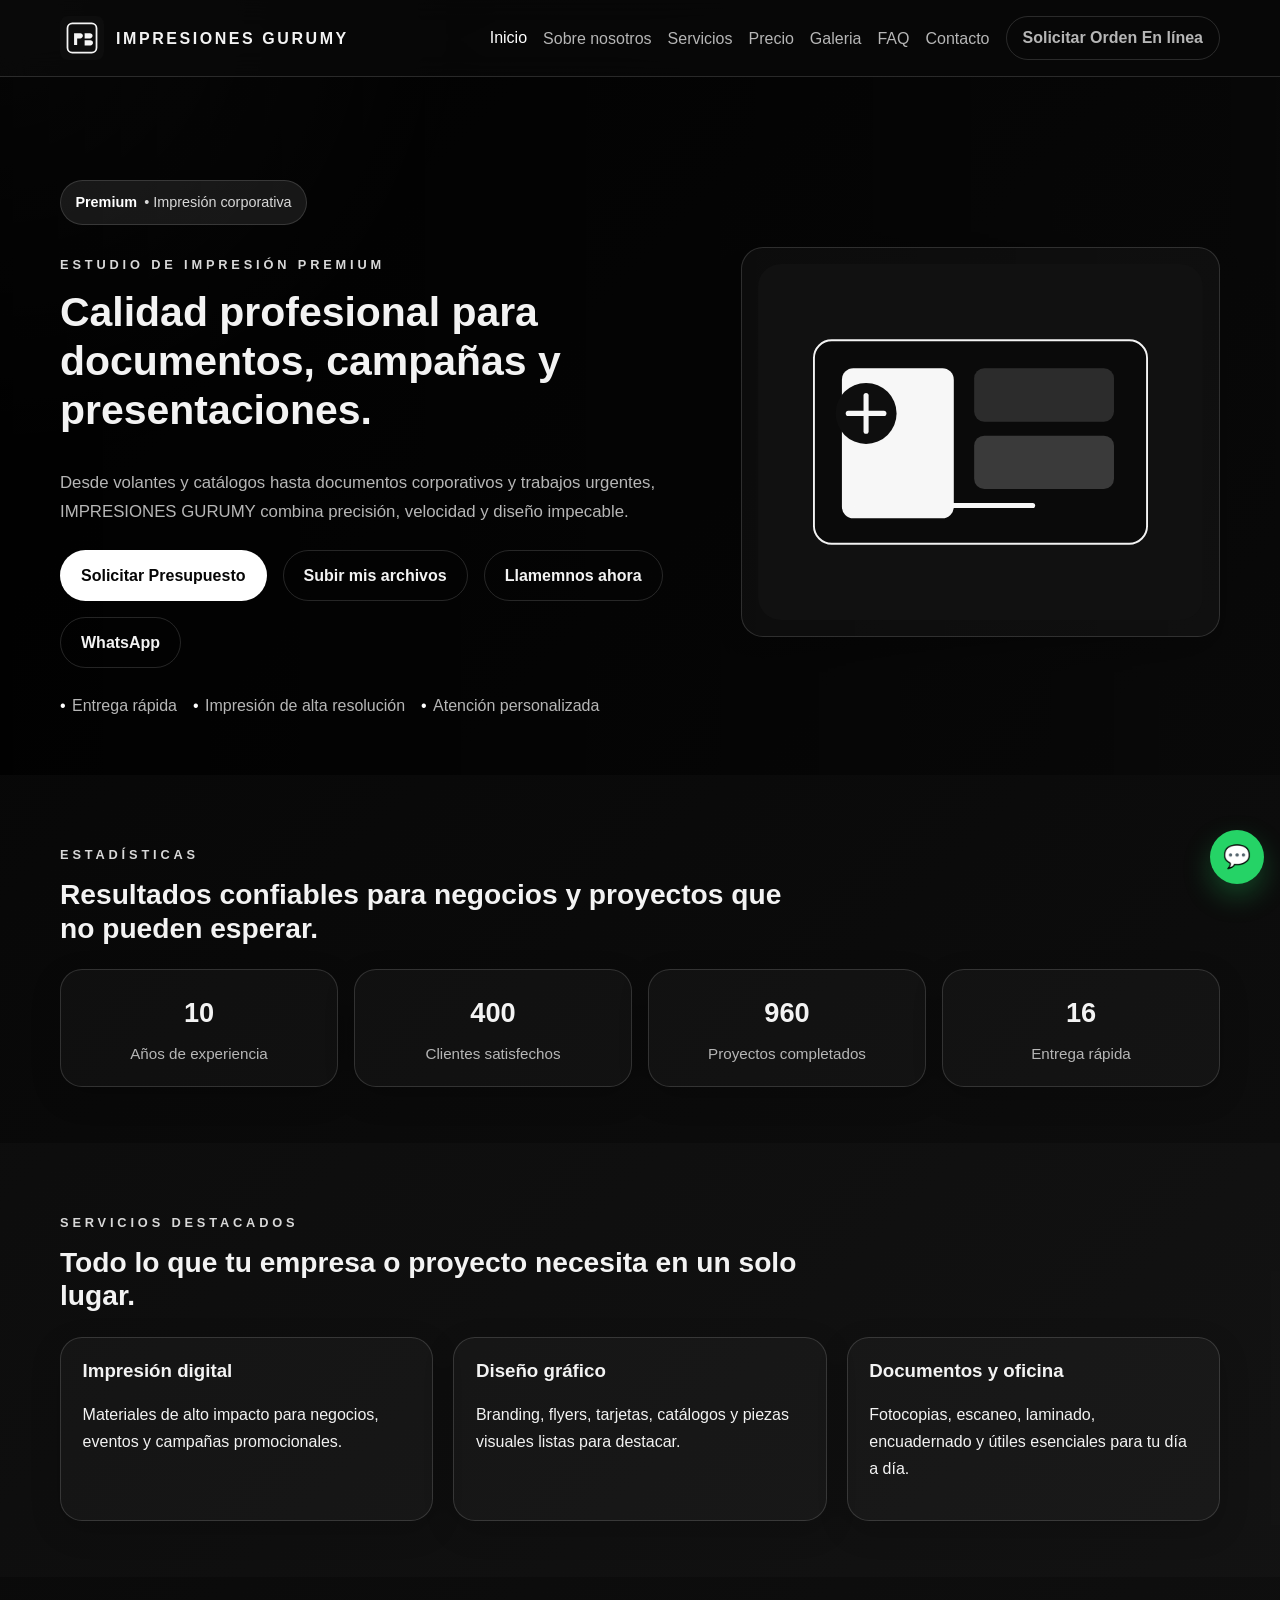
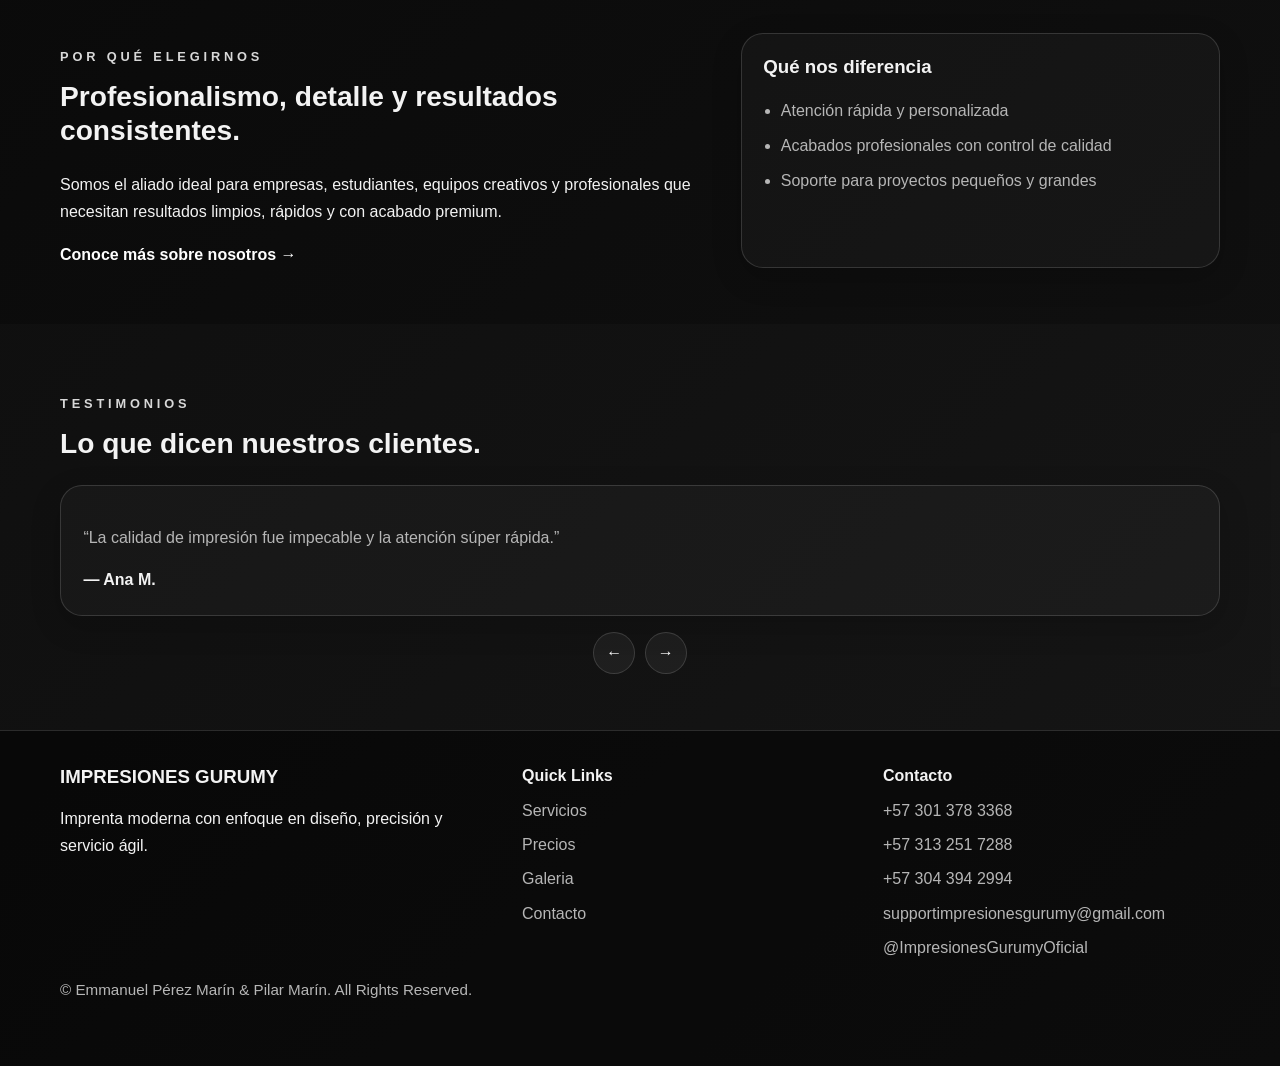
<file: index.html>
<!DOCTYPE html>
<html lang="es">
  <head>
    <meta charset="UTF-8" />
    <meta name="viewport" content="width=device-width, initial-scale=1.0" />
    <title>IMPRESIONES GURUMY | Impresión, diseño y servicios de oficina</title>
    <meta name="description" content="IMPRESIONES GURUMY ofrece impresión, fotocopias, escaneo, laminado, encuadernado, diseño gráfico y más para empresas y particulares." />
    <meta name="keywords" content="impresiones, fotocopias, escaneo, laminado, diseño gráfico, papelería, impresión digital" />
    <meta property="og:title" content="IMPRESIONES GURUMY | Impresión profesional" />
    <meta property="og:description" content="Centro de impresión corporativa con soluciones premium para documentos, campañas y presentación." />
    <meta property="og:type" content="website" />
    <meta property="og:image" content="assets/print-demo.svg" />
    <meta name="twitter:card" content="summary_large_image" />
    <link rel="icon" type="image/svg+xml" href="assets/favicon.svg" />
    <link rel="stylesheet" href="styles.css" />
    <script type="application/ld+json">
      {
        "@context": "https://schema.org",
        "@type": "LocalBusiness",
        "name": "IMPRESIONES GURUMY",
        "url": "https://impresionesgurumy.github.io/",
        "description": "Imprenta profesional especializada en impresión, diseño, laminado, escaneo y servicios de oficina.",
        "telephone": "+57-3013783368",
        "email": "supportimpresionesgurumy@gmail.com"
      }
    </script>
  </head>
  <body>
    <a class="skip-link" href="#main-content">Saltar al contenido</a>
    <div class="page-loader" aria-hidden="true"><div class="page-loader__ring"></div></div>

    <header class="site-header">
      <div class="container header-inner">
        <a class="brand" href="index.html">
          <img src="assets/logo.svg" alt="Logo de IMPRESIONES GURUMY" loading="eager" />
          <span>IMPRESIONES GURUMY</span>
        </a>
        <button class="menu-toggle" aria-label="Abrir menú" aria-expanded="false">☰</button>
        <nav class="site-nav" aria-label="Navegación principal">
          <a href="index.html" class="active">Inicio</a>
          <a href="about.html">Sobre nosotros</a>
          <a href="services.html">Servicios</a>
          <a href="pricing.html">Precio</a>
          <a href="gallery.html">Galeria</a>
          <a href="faq.html">FAQ</a>
          <a href="contact.html">Contacto</a>
          <a href="online-order.html" class="btn btn-outline">Solicitar Orden En línea</a>
        </nav>
      </div>
    </header>

    <main id="main-content">
      <section class="hero">
        <div class="container hero-grid">
          <div>
            <p class="hero-badge"><strong>Premium</strong> • Impresión corporativa</p>
            <p class="eyebrow">ESTUDIO DE IMPRESIÓN PREMIUM</p>
            <h1>Calidad profesional para documentos, campañas y presentaciones.</h1>
            <p class="hero-copy">Desde volantes y catálogos hasta documentos corporativos y trabajos urgentes, IMPRESIONES GURUMY combina precisión, velocidad y diseño impecable.</p>
            <div class="hero-actions">
              <a class="btn btn-primary" href="online-order.html">Solicitar Presupuesto</a>
              <a class="btn btn-secondary" href="online-order.html">Subir mis archivos</a>
              <a class="btn btn-outline" href="tel:+573013783368">Llamemnos ahora</a>
              <a class="btn btn-outline" href="https://wa.me/573013783368" target="_blank" rel="noopener">WhatsApp</a>
            </div>
            <ul class="hero-highlights">
              <li>Entrega rápida</li>
              <li>Impresión de alta resolución</li>
              <li>Atención personalizada</li>
            </ul>
          </div>
          <div class="hero-card reveal">
            <img src="assets/print-demo.svg" alt="Vista de una imprenta premium" loading="eager" />
          </div>
        </div>
      </section>

      <section class="section">
        <div class="container">
          <div class="section-heading reveal">
            <p class="eyebrow">ESTADÍSTICAS</p>
            <h2>Resultados confiables para negocios y proyectos que no pueden esperar.</h2>
          </div>
          <div class="stats-grid">
            <article class="stats-card reveal">
              <strong data-count="10">0</strong>
              <span>Años de experiencia</span>
            </article>
            <article class="stats-card reveal">
              <strong data-count="500">0</strong>
              <span>Clientes satisfechos</span>
            </article>
            <article class="stats-card reveal">
              <strong data-count="1200">0</strong>
              <span>Proyectos completados</span>
            </article>
            <article class="stats-card reveal">
              <strong data-count="24">0</strong>
              <span>Entrega rápida</span>
            </article>
          </div>
        </div>
      </section>

      <section class="section alt-bg">
        <div class="container">
          <div class="section-heading reveal">
            <p class="eyebrow">SERVICIOS DESTACADOS</p>
            <h2>Todo lo que tu empresa o proyecto necesita en un solo lugar.</h2>
          </div>
          <div class="card-grid three-up">
            <article class="card reveal">
              <h3>Impresión digital</h3>
              <p>Materiales de alto impacto para negocios, eventos y campañas promocionales.</p>
            </article>
            <article class="card reveal">
              <h3>Diseño gráfico</h3>
              <p>Branding, flyers, tarjetas, catálogos y piezas visuales listas para destacar.</p>
            </article>
            <article class="card reveal">
              <h3>Documentos y oficina</h3>
              <p>Fotocopias, escaneo, laminado, encuadernado y útiles esenciales para tu día a día.</p>
            </article>
          </div>
        </div>
      </section>

      <section class="section">
        <div class="container two-col">
          <div class="reveal">
            <p class="eyebrow">POR QUÉ ELEGIRNOS</p>
            <h2>Profesionalismo, detalle y resultados consistentes.</h2>
            <p>Somos el aliado ideal para empresas, estudiantes, equipos creativos y profesionales que necesitan resultados limpios, rápidos y con acabado premium.</p>
            <a class="text-link" href="about.html">Conoce más sobre nosotros →</a>
          </div>
          <div class="card reveal">
            <h3>Qué nos diferencia</h3>
            <ul class="check-list">
              <li>Atención rápida y personalizada</li>
              <li>Acabados profesionales con control de calidad</li>
              <li>Soporte para proyectos pequeños y grandes</li>
            </ul>
          </div>
        </div>
      </section>

      <section class="section alt-bg">
        <div class="container">
          <div class="section-heading reveal">
            <p class="eyebrow">TESTIMONIOS</p>
            <h2>Lo que dicen nuestros clientes.</h2>
          </div>
          <div class="testimonial-slider reveal">
            <div class="testimonial-track">
              <article class="testimonial-card">
                <p>“La calidad de impresión fue impecable y la atención súper rápida.”</p>
                <strong>— Ana M.</strong>
              </article>
              <article class="testimonial-card">
                <p>“Nos ayudaron a entregar un catálogo profesional para nuestra feria.”</p>
                <strong>— Daniel P.</strong>
              </article>
              <article class="testimonial-card">
                <p>“Siempre responden rápido y nos entregan todo a tiempo.”</p>
                <strong>— Laura R.</strong>
              </article>
            </div>
            <div class="slider-controls">
              <button type="button" class="slider-prev" aria-label="Testimonio anterior">←</button>
              <button type="button" class="slider-next" aria-label="Siguiente testimonio">→</button>
            </div>
          </div>
        </div>
      </section>
    </main>

    <footer class="site-footer">
      <div class="container footer-grid">
        <div>
          <h3>IMPRESIONES GURUMY</h3>
          <p>Imprenta moderna con enfoque en diseño, precisión y servicio ágil.</p>
        </div>
        <div>
          <h4>Quick Links</h4>
          <ul>
            <li><a href="services.html">Servicios</a></li>
            <li><a href="pricing.html">Precios</a></li>
            <li><a href="gallery.html">Galeria</a></li>
            <li><a href="contact.html">Contacto</a></li>
          </ul>
        </div>
        <div>
          <h4>Contacto</h4>
          <ul>
            <li><a href="https://wa.me/573132517288">+57 301 378 3368</a></li>
            <li><a href="https://wa.me/573132517288">+57 313 251 7288</a></li>
            <li><a href="https://wa.me/573043942994">+57 304 394 2994</a></li>
            <li><a href="mailto:supportimpresionesgurumy@gmail.com">supportimpresionesgurumy@gmail.com</a></li>
            <li><a href="https://www.instagram.com/ImpresionesGurumyOficial">@ImpresionesGurumyOficial</a></li>
          </ul>
        </div>
      </div>
      <div class="container legal-note">
        <p>© Emmanuel Pérez Marín & Pilar Marín. All Rights Reserved.</p>
      </div>
    </footer>

    <a class="whatsapp-float" href="https://wa.me/573013783368" aria-label="Contactar por WhatsApp" target="_blank" rel="noopener">💬</a>
    <button class="back-to-top" type="button" aria-label="Volver arriba">↑</button>

    <script src="script.js"></script>
  </body>
</html>
</file>
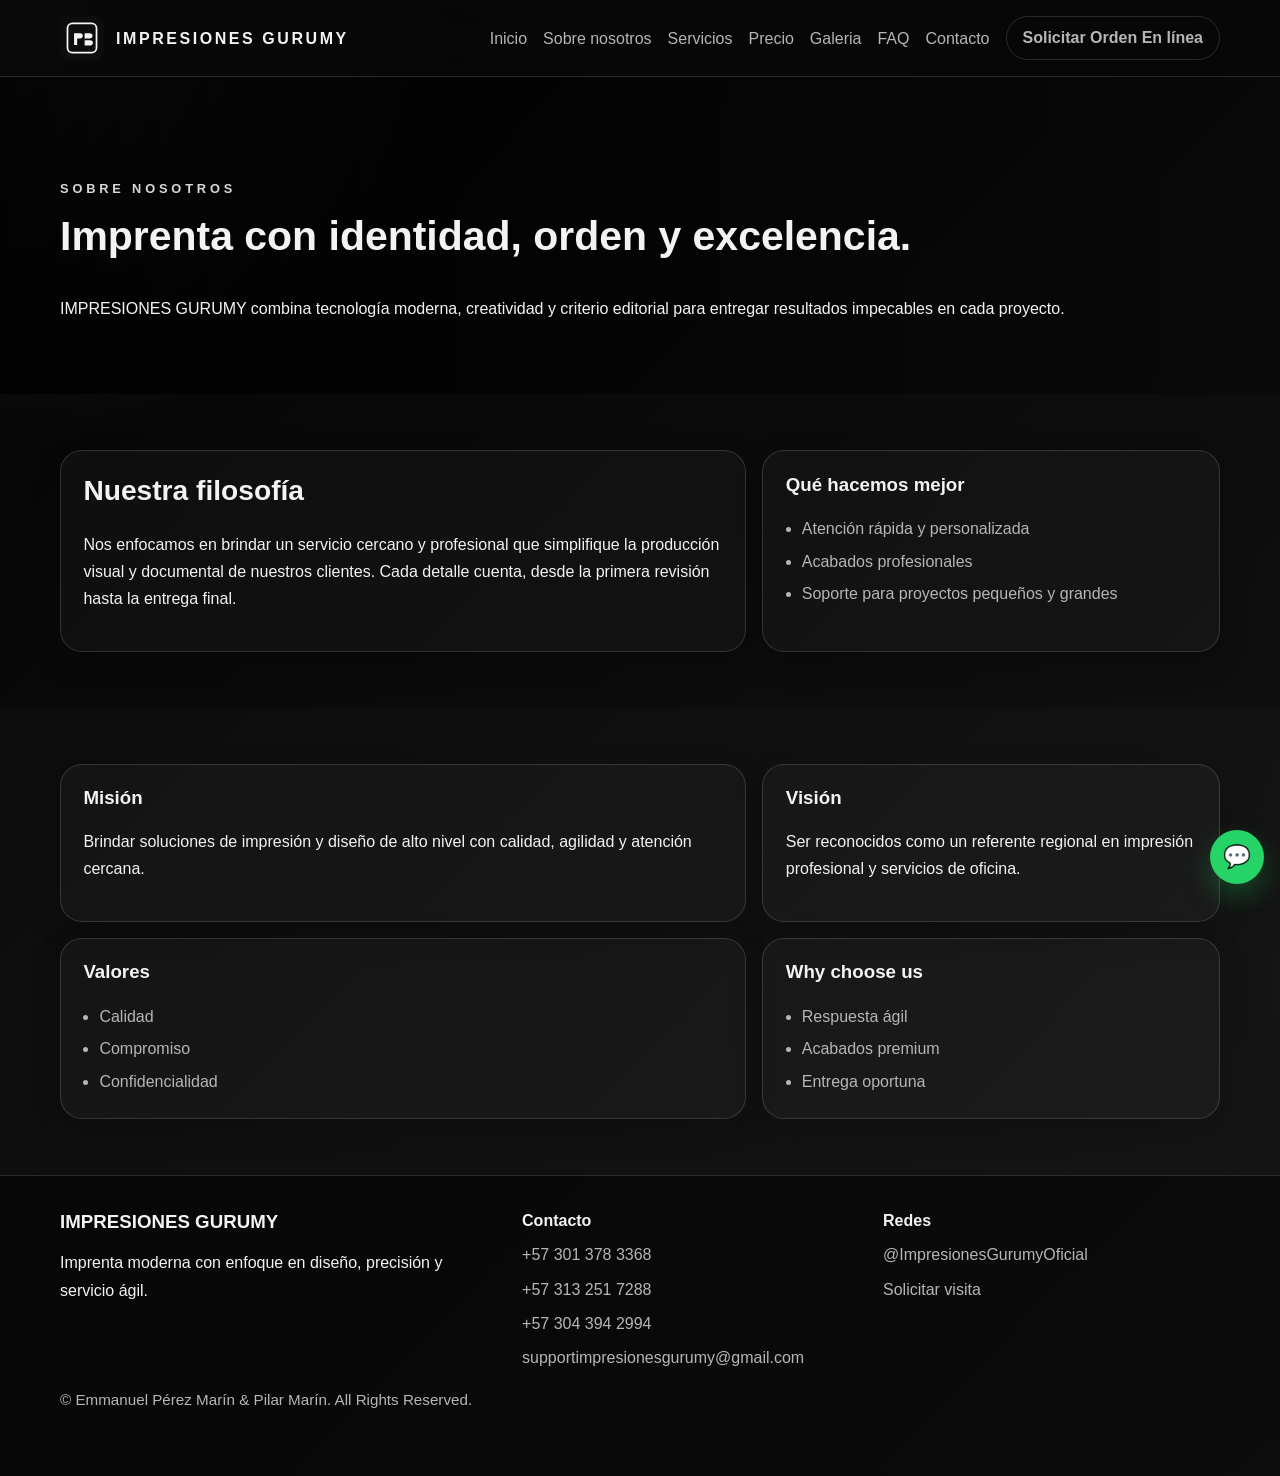
<file: about.html>
<!DOCTYPE html>
<html lang="es">
  <head>
    <meta charset="UTF-8" />
    <meta name="viewport" content="width=device-width, initial-scale=1.0" />
    <title>About | IMPRESIONES GURUMY</title>
    <meta name="description" content="Conoce el origen, la misión y la experiencia de IMPRESIONES GURUMY como imprenta profesional." />
    <meta property="og:title" content="Sobre IMPRESIONES GURUMY" />
    <meta property="og:description" content="Una imprenta corporativa dedicada a resultados precisos y acabados de alto nivel." />
    <meta property="og:type" content="website" />
    <link rel="icon" type="image/svg+xml" href="assets/favicon.svg" />
    <link rel="stylesheet" href="styles.css" />
  </head>
  <body>
    <a class="skip-link" href="#main-content">Saltar al contenido</a>
    <div class="page-loader" aria-hidden="true"><div class="page-loader__ring"></div></div>

    <header class="site-header">
      <div class="container header-inner">
        <a class="brand" href="index.html">
          <img src="assets/logo.svg" alt="Logo de IMPRESIONES GURUMY" loading="eager" />
          <span>IMPRESIONES GURUMY</span>
        </a>
        <button class="menu-toggle" aria-label="Abrir menú" aria-expanded="false">☰</button>
        <nav class="site-nav" aria-label="Navegación principal">
          <a href="index.html">Inicio</a>
          <a href="about.html">Sobre nosotros</a>
          <a href="services.html">Servicios</a>
          <a href="pricing.html">Precio</a>
          <a href="gallery.html">Galeria</a>
          <a href="faq.html">FAQ</a>
          <a href="contact.html">Contacto</a>
          <a href="online-order.html" class="btn btn-outline">Solicitar Orden En línea</a>
        </nav>
      </div>
    </header>

    <main id="main-content">
      <section class="page-hero">
        <div class="container">
          <p class="eyebrow">SOBRE NOSOTROS</p>
          <h1>Imprenta con identidad, orden y excelencia.</h1>
          <p>IMPRESIONES GURUMY combina tecnología moderna, creatividad y criterio editorial para entregar resultados impecables en cada proyecto.</p>
        </div>
      </section>

      <section class="section">
        <div class="container about-grid">
          <div class="about-card reveal">
            <h2>Nuestra filosofía</h2>
            <p>Nos enfocamos en brindar un servicio cercano y profesional que simplifique la producción visual y documental de nuestros clientes. Cada detalle cuenta, desde la primera revisión hasta la entrega final.</p>
          </div>
          <div class="about-card reveal">
            <h3>Qué hacemos mejor</h3>
            <ul class="check-list">
              <li>Atención rápida y personalizada</li>
              <li>Acabados profesionales</li>
              <li>Soporte para proyectos pequeños y grandes</li>
            </ul>
          </div>
        </div>
      </section>

      <section class="section alt-bg">
        <div class="container about-grid">
          <div class="about-card reveal">
            <h3>Misión</h3>
            <p>Brindar soluciones de impresión y diseño de alto nivel con calidad, agilidad y atención cercana.</p>
          </div>
          <div class="about-card reveal">
            <h3>Visión</h3>
            <p>Ser reconocidos como un referente regional en impresión profesional y servicios de oficina.</p>
          </div>
          <div class="about-card reveal">
            <h3>Valores</h3>
            <ul class="check-list">
              <li>Calidad</li>
              <li>Compromiso</li>
              <li>Confidencialidad</li>
            </ul>
          </div>
          <div class="about-card reveal">
            <h3>Why choose us</h3>
            <ul class="check-list">
              <li>Respuesta ágil</li>
              <li>Acabados premium</li>
              <li>Entrega oportuna</li>
            </ul>
          </div>
        </div>
      </section>
    </main>

    <footer class="site-footer">
      <div class="container footer-grid">
        <div>
          <h3>IMPRESIONES GURUMY</h3>
          <p>Imprenta moderna con enfoque en diseño, precisión y servicio ágil.</p>
        </div>
        <div>
          <h4>Contacto</h4>
          <ul>
            <li><a href="https://wa.me/573013783368">+57 301 378 3368</a></li>
            <li><a href="https://wa.me/573132517288">+57 313 251 7288</a></li>
            <li><a href="https://wa.me/573043942994">+57 304 394 2994</a></li>
            <li><a href="mailto:supportimpresionesgurumy@gmail.com">supportimpresionesgurumy@gmail.com</a></li>
          </ul>
        </div>
        <div>
          <h4>Redes</h4>
          <ul>
            <li><a href="https://www.instagram.com/ImpresionesGurumyOficial">@ImpresionesGurumyOficial</a></li>
            <li><a href="contact.html">Solicitar visita</a></li>
          </ul>
        </div>
      </div>
      <div class="container legal-note">
        <p>© Emmanuel Pérez Marín & Pilar Marín. All Rights Reserved.</p>
      </div>
    </footer>

    <a class="whatsapp-float" href="https://wa.me/573132517288" aria-label="Contactar por WhatsApp" target="_blank" rel="noopener">💬</a>
    <button class="back-to-top" type="button" aria-label="Volver arriba">↑</button>

    <script src="script.js"></script>
  </body>
</html>
</file>
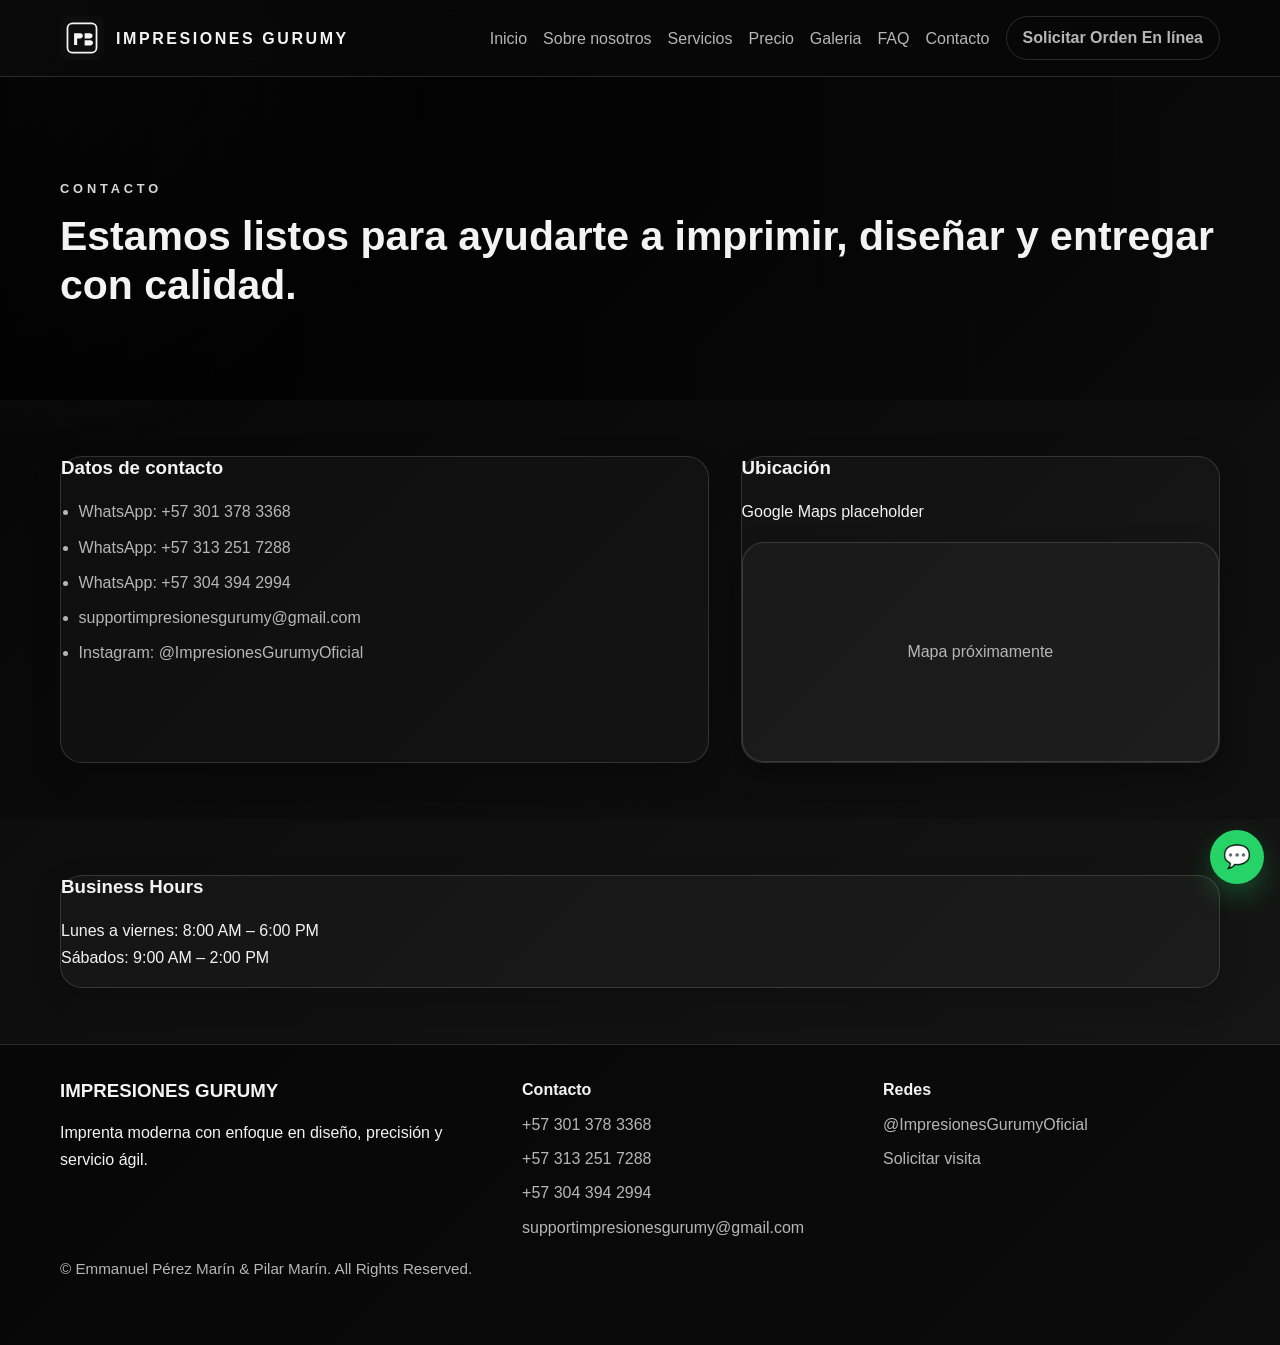
<file: contact.html>
<!DOCTYPE html>
<html lang="es">
  <head>
    <meta charset="UTF-8" />
    <meta name="viewport" content="width=device-width, initial-scale=1.0" />
    <title>Contact | IMPRESIONES GURUMY</title>
    <meta name="description" content="Contacta a IMPRESIONES GURUMY por WhatsApp, correo, redes sociales o visita." />
    <meta property="og:title" content="Contacto IMPRESIONES GURUMY" />
    <meta property="og:description" content="Estamos listos para ayudarte a imprimir, diseñar y entregar con calidad." />
    <meta property="og:type" content="website" />
    <link rel="icon" type="image/svg+xml" href="assets/favicon.svg" />
    <link rel="stylesheet" href="styles.css" />
  </head>
  <body>
    <a class="skip-link" href="#main-content">Saltar al contenido</a>
    <div class="page-loader" aria-hidden="true"><div class="page-loader__ring"></div></div>

    <header class="site-header">
      <div class="container header-inner">
        <a class="brand" href="index.html">
          <img src="assets/logo.svg" alt="Logo de IMPRESIONES GURUMY" loading="eager" />
          <span>IMPRESIONES GURUMY</span>
        </a>
        <button class="menu-toggle" aria-label="Abrir menú" aria-expanded="false">☰</button>
        <nav class="site-nav" aria-label="Navegación principal">
          <a href="index.html">Inicio</a>
          <a href="about.html">Sobre nosotros</a>
          <a href="services.html">Servicios</a>
          <a href="pricing.html">Precio</a>
          <a href="gallery.html">Galeria</a>
          <a href="faq.html">FAQ</a>
          <a href="contact.html">Contacto</a>
          <a href="online-order.html" class="btn btn-outline">Solicitar Orden En línea</a>
        </nav>
      </div>
    </header>

    <main id="main-content">
      <section class="page-hero">
        <div class="container">
          <p class="eyebrow">CONTACTO</p>
          <h1>Estamos listos para ayudarte a imprimir, diseñar y entregar con calidad.</h1>
        </div>
      </section>

      <section class="section">
        <div class="container two-col">
          <div class="contact-card reveal">
            <h3>Datos de contacto</h3>
            <ul class="check-list">
              <li><a href="https://wa.me/573013783368">WhatsApp: +57 301 378 3368</a></li>
              <li><a href="https://wa.me/573132517288">WhatsApp: +57 313 251 7288</a></li>
              <li><a href="https://wa.me/573043942994">WhatsApp: +57 304 394 2994</a></li>
              <li><a href="mailto:supportimpresionesgurumy@gmail.com">supportimpresionesgurumy@gmail.com</a></li>
              <li><a href="https://www.instagram.com/ImpresionesGurumyOficial">Instagram: @ImpresionesGurumyOficial</a></li>
            </ul>
          </div>
          <div class="contact-card reveal">
            <h3>Ubicación</h3>
            <p>Google Maps placeholder</p>
            <div class="map-placeholder">Mapa próximamente</div>
          </div>
        </div>
      </section>

      <section class="section alt-bg">
        <div class="container">
          <div class="contact-card reveal">
            <h3>Business Hours</h3>
            <p>Lunes a viernes: 8:00 AM – 6:00 PM<br />Sábados: 9:00 AM – 2:00 PM</p>
          </div>
        </div>
      </section>
    </main>

    <footer class="site-footer">
      <div class="container footer-grid">
        <div>
          <h3>IMPRESIONES GURUMY</h3>
          <p>Imprenta moderna con enfoque en diseño, precisión y servicio ágil.</p>
        </div>
        <div>
          <h4>Contacto</h4>
          <ul>
            <li><a href="https://wa.me/573013783368">+57 301 378 3368</a></li>
            <li><a href="https://wa.me/573132517288">+57 313 251 7288</a></li>
            <li><a href="https://wa.me/573043942994">+57 304 394 2994</a></li>
            <li><a href="mailto:supportimpresionesgurumy@gmail.com">supportimpresionesgurumy@gmail.com</a></li>
          </ul>
        </div>
        <div>
          <h4>Redes</h4>
          <ul>
            <li><a href="https://www.instagram.com/ImpresionesGurumyOficial">@ImpresionesGurumyOficial</a></li>
            <li><a href="contact.html">Solicitar visita</a></li>
          </ul>
        </div>
      </div>
      <div class="container legal-note">
        <p>© Emmanuel Pérez Marín & Pilar Marín. All Rights Reserved.</p>
      </div>
    </footer>

    <a class="whatsapp-float" href="https://wa.me/573132517288" aria-label="Contactar por WhatsApp" target="_blank" rel="noopener">💬</a>
    <button class="back-to-top" type="button" aria-label="Volver arriba">↑</button>

    <script src="script.js"></script>
  </body>
</html>
</file>
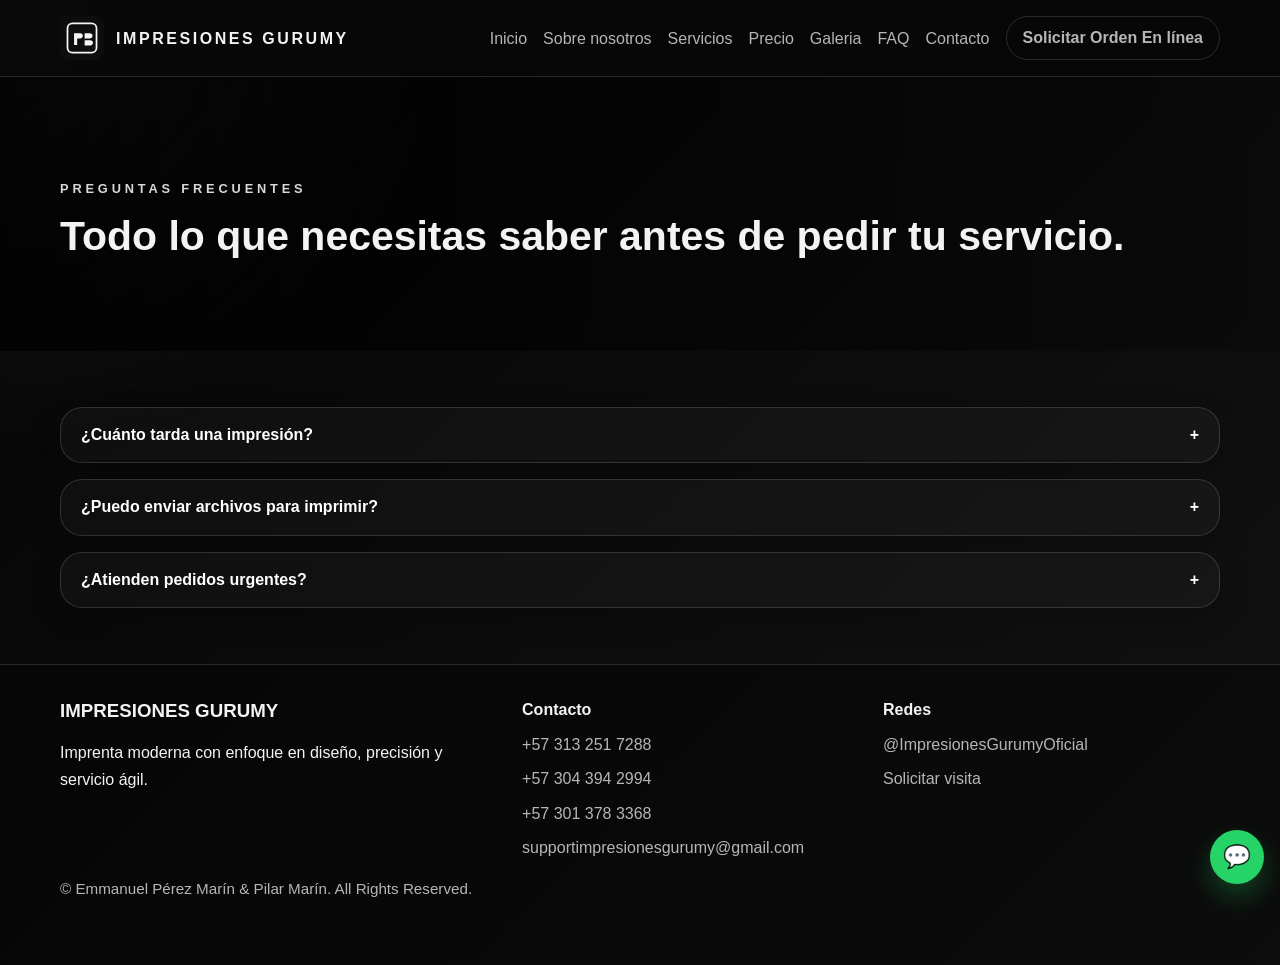
<file: faq.html>
<!DOCTYPE html>
<html lang="es">
  <head>
    <meta charset="UTF-8" />
    <meta name="viewport" content="width=device-width, initial-scale=1.0" />
    <title>FAQ | IMPRESIONES GURUMY</title>
    <meta name="description" content="Resuelve tus dudas sobre tiempos de entrega, formatos, pagos y servicio de IMPRESIONES GURUMY." />
    <meta property="og:title" content="FAQ IMPRESIONES GURUMY" />
    <meta property="og:description" content="Respuestas claras sobre tiempos, formatos y servicios de impresión." />
    <meta property="og:type" content="website" />
    <link rel="icon" type="image/svg+xml" href="assets/favicon.svg" />
    <link rel="stylesheet" href="styles.css" />
  </head>
  <body>
    <a class="skip-link" href="#main-content">Saltar al contenido</a>
    <div class="page-loader" aria-hidden="true"><div class="page-loader__ring"></div></div>

    <header class="site-header">
      <div class="container header-inner">
        <a class="brand" href="index.html">
          <img src="assets/logo.svg" alt="Logo de IMPRESIONES GURUMY" loading="eager" />
          <span>IMPRESIONES GURUMY</span>
        </a>
        <button class="menu-toggle" aria-label="Abrir menú" aria-expanded="false">☰</button>
        <nav class="site-nav" aria-label="Navegación principal">
          <a href="index.html">Inicio</a>
          <a href="about.html">Sobre nosotros</a>
          <a href="services.html">Servicios</a>
          <a href="pricing.html">Precio</a>
          <a href="gallery.html">Galeria</a>
          <a href="faq.html">FAQ</a>
          <a href="contact.html">Contacto</a>
          <a href="online-order.html" class="btn btn-outline">Solicitar Orden En línea</a>
        </nav>
      </div>
    </header>

    <main id="main-content">
      <section class="page-hero">
        <div class="container">
          <p class="eyebrow">PREGUNTAS FRECUENTES</p>
          <h1>Todo lo que necesitas saber antes de pedir tu servicio.</h1>
        </div>
      </section>

      <section class="section">
        <div class="container faq-list">
          <div class="faq-item reveal">
            <button type="button" class="faq-toggle" aria-expanded="false">¿Cuánto tarda una impresión?<span>+</span></button>
            <div class="faq-panel"><p>Depende del tamaño del pedido, pero normalmente realizamos entregas en pocas horas o al siguiente día.</p></div>
          </div>
          <div class="faq-item reveal">
            <button type="button" class="faq-toggle" aria-expanded="false">¿Puedo enviar archivos para imprimir?<span>+</span></button>
            <div class="faq-panel"><p>Sí. Puedes subir tus archivos desde el formulario de pedido o enviarlos por WhatsApp o correo.</p></div>
          </div>
          <div class="faq-item reveal">
            <button type="button" class="faq-toggle" aria-expanded="false">¿Atienden pedidos urgentes?<span>+</span></button>
            <div class="faq-panel"><p>Claro. Contamos con atención rápida para pedidos urgentes y trabajos de última hora.</p></div>
          </div>
        </div>
      </section>
    </main>

    <footer class="site-footer">
      <div class="container footer-grid">
        <div>
          <h3>IMPRESIONES GURUMY</h3>
          <p>Imprenta moderna con enfoque en diseño, precisión y servicio ágil.</p>
        </div>
        <div>
          <h4>Contacto</h4>
          <ul>
            <li><a href="https://wa.me/573132517288">+57 313 251 7288</a></li>
            <li><a href="https://wa.me/573043942994">+57 304 394 2994</a></li>
            <li><a href="https://wa.me/573013783368">+57 301 378 3368</a></li>
            <li><a href="mailto:supportimpresionesgurumy@gmail.com">supportimpresionesgurumy@gmail.com</a></li>
          </ul>
        </div>
        <div>
          <h4>Redes</h4>
          <ul>
            <li><a href="https://www.instagram.com/ImpresionesGurumyOficial">@ImpresionesGurumyOficial</a></li>
            <li><a href="contact.html">Solicitar visita</a></li>
          </ul>
        </div>
      </div>
      <div class="container legal-note">
        <p>© Emmanuel Pérez Marín & Pilar Marín. All Rights Reserved.</p>
      </div>
    </footer>

    <a class="whatsapp-float" href="https://wa.me/573132517288" aria-label="Contactar por WhatsApp" target="_blank" rel="noopener">💬</a>
    <button class="back-to-top" type="button" aria-label="Volver arriba">↑</button>

    <script src="script.js"></script>
  </body>
</html>
</file>
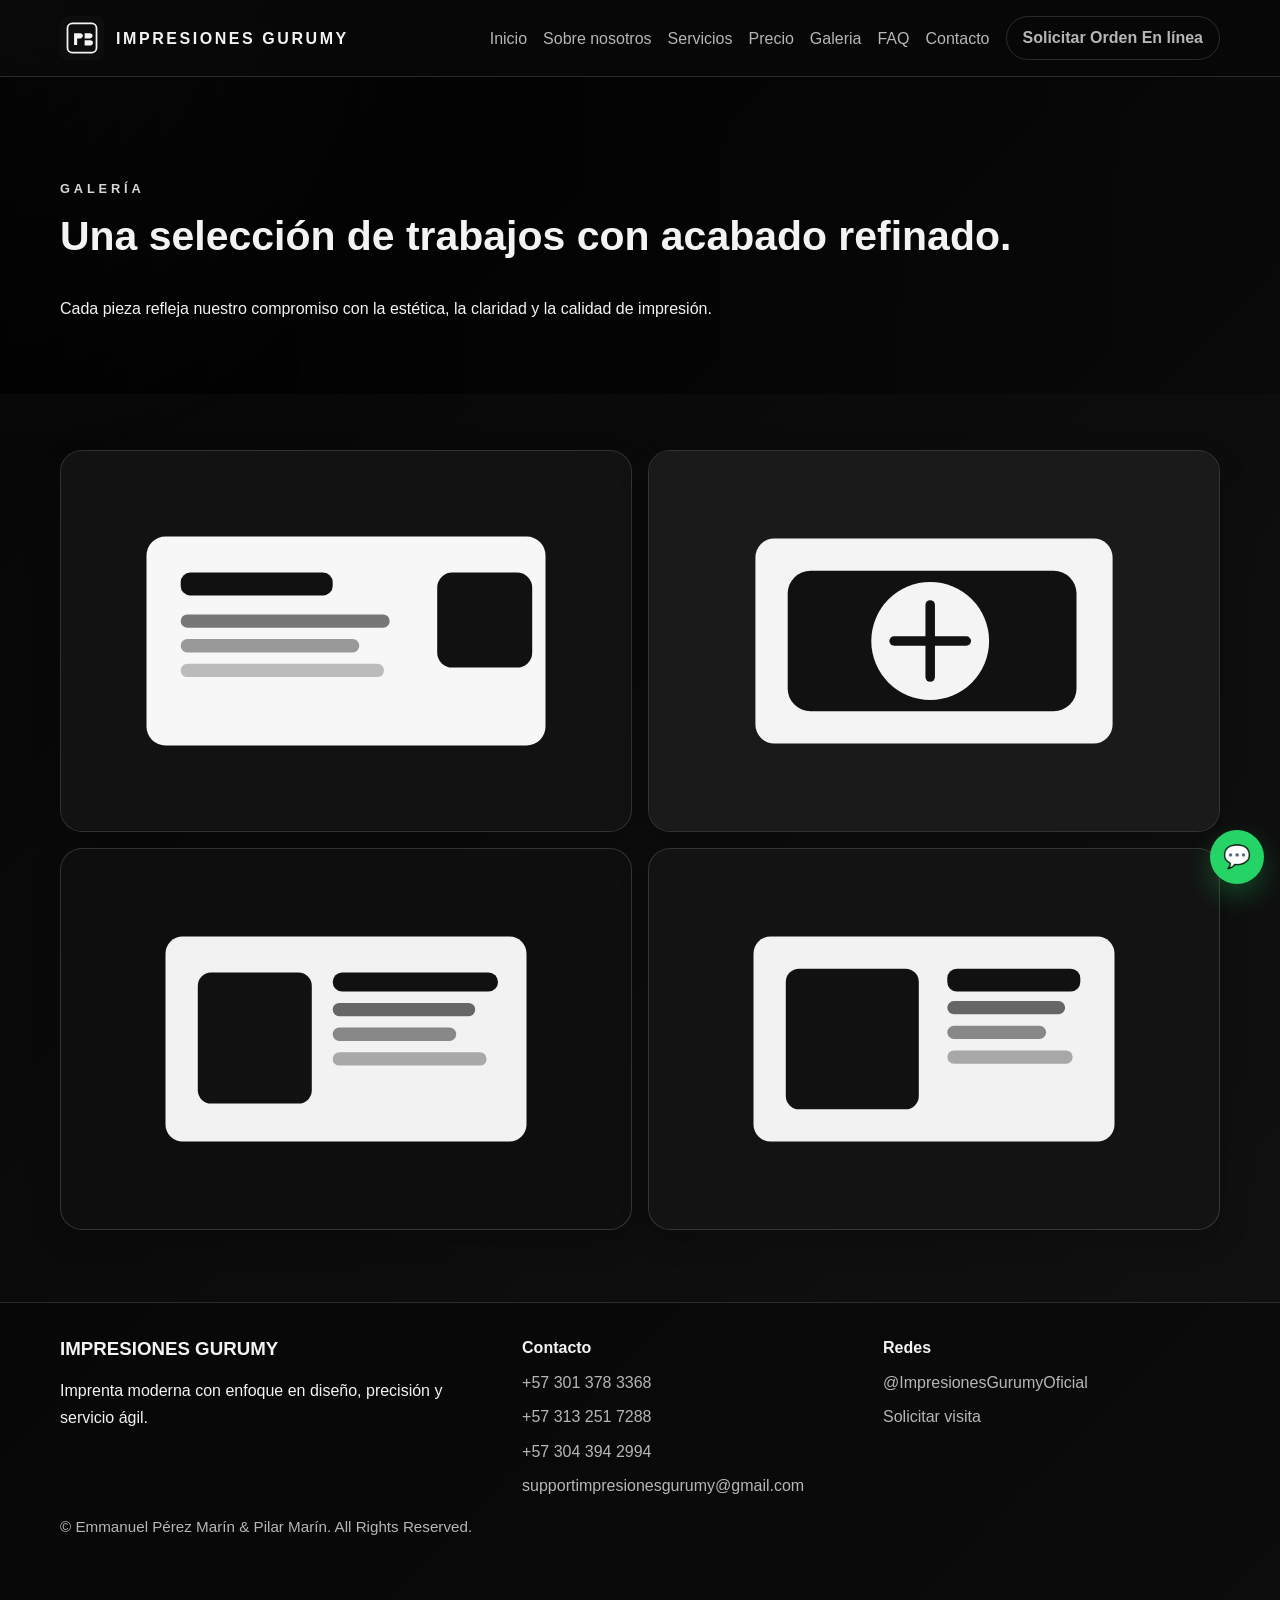
<file: gallery.html>
<!DOCTYPE html>
<html lang="es">
  <head>
    <meta charset="UTF-8" />
    <meta name="viewport" content="width=device-width, initial-scale=1.0" />
    <title>Gallery | IMPRESIONES GURUMY</title>
    <meta name="description" content="Explora una muestra visual de proyectos y piezas impresas realizadas por IMPRESIONES GURUMY." />
    <meta property="og:title" content="Galería IMPRESIONES GURUMY" />
    <meta property="og:description" content="Una selección de trabajos con acabado refinado y presentación corporativa." />
    <meta property="og:type" content="website" />
    <link rel="icon" type="image/svg+xml" href="assets/favicon.svg" />
    <link rel="stylesheet" href="styles.css" />
  </head>
  <body>
    <a class="skip-link" href="#main-content">Saltar al contenido</a>
    <div class="page-loader" aria-hidden="true"><div class="page-loader__ring"></div></div>

    <header class="site-header">
      <div class="container header-inner">
        <a class="brand" href="index.html">
          <img src="assets/logo.svg" alt="Logo de IMPRESIONES GURUMY" loading="eager" />
          <span>IMPRESIONES GURUMY</span>
        </a>
        <button class="menu-toggle" aria-label="Abrir menú" aria-expanded="false">☰</button>
        <nav class="site-nav" aria-label="Navegación principal">
          <a href="index.html">Inicio</a>
          <a href="about.html">Sobre nosotros</a>
          <a href="services.html">Servicios</a>
          <a href="pricing.html">Precio</a>
          <a href="gallery.html">Galeria</a>
          <a href="faq.html">FAQ</a>
          <a href="contact.html">Contacto</a>
          <a href="online-order.html" class="btn btn-outline">Solicitar Orden En línea</a>
        </nav>
      </div>
    </header>

    <main id="main-content">
      <section class="page-hero">
        <div class="container">
          <p class="eyebrow">GALERÍA</p>
          <h1>Una selección de trabajos con acabado refinado.</h1>
          <p>Cada pieza refleja nuestro compromiso con la estética, la claridad y la calidad de impresión.</p>
        </div>
      </section>

      <section class="section">
        <div class="container gallery-grid">
          <article class="gallery-item reveal"><img src="assets/portfolio-1.svg" alt="Diseño de tarjeta institucional" loading="lazy" /></article>
          <article class="gallery-item reveal"><img src="assets/portfolio-2.svg" alt="Catálogo premium" loading="lazy" /></article>
          <article class="gallery-item reveal"><img src="assets/portfolio-3.svg" alt="Volante de evento" loading="lazy" /></article>
          <article class="gallery-item reveal"><img src="assets/portfolio-4.svg" alt="Material de oficina y presentación" loading="lazy" /></article>
        </div>
      </section>
    </main>

    <footer class="site-footer">
      <div class="container footer-grid">
        <div>
          <h3>IMPRESIONES GURUMY</h3>
          <p>Imprenta moderna con enfoque en diseño, precisión y servicio ágil.</p>
        </div>
        <div>
          <h4>Contacto</h4>
          <ul>
            <li><a href="https://wa.me/573013783368">+57 301 378 3368</a></li>
            <li><a href="https://wa.me/573132517288">+57 313 251 7288</a></li>
            <li><a href="https://wa.me/573043942994">+57 304 394 2994</a></li>
            <li><a href="mailto:supportimpresionesgurumy@gmail.com">supportimpresionesgurumy@gmail.com</a></li>
          </ul>
        </div>
        <div>
          <h4>Redes</h4>
          <ul>
            <li><a href="https://www.instagram.com/ImpresionesGurumyOficial">@ImpresionesGurumyOficial</a></li>
            <li><a href="contact.html">Solicitar visita</a></li>
          </ul>
        </div>
      </div>
      <div class="container legal-note">
        <p>© Emmanuel Pérez Marín & Pilar Marín. All Rights Reserved.</p>
      </div>
    </footer>

    <a class="whatsapp-float" href="https://wa.me/573132517288" aria-label="Contactar por WhatsApp" target="_blank" rel="noopener">💬</a>
    <button class="back-to-top" type="button" aria-label="Volver arriba">↑</button>

    <script src="script.js"></script>
  </body>
</html>
</file>
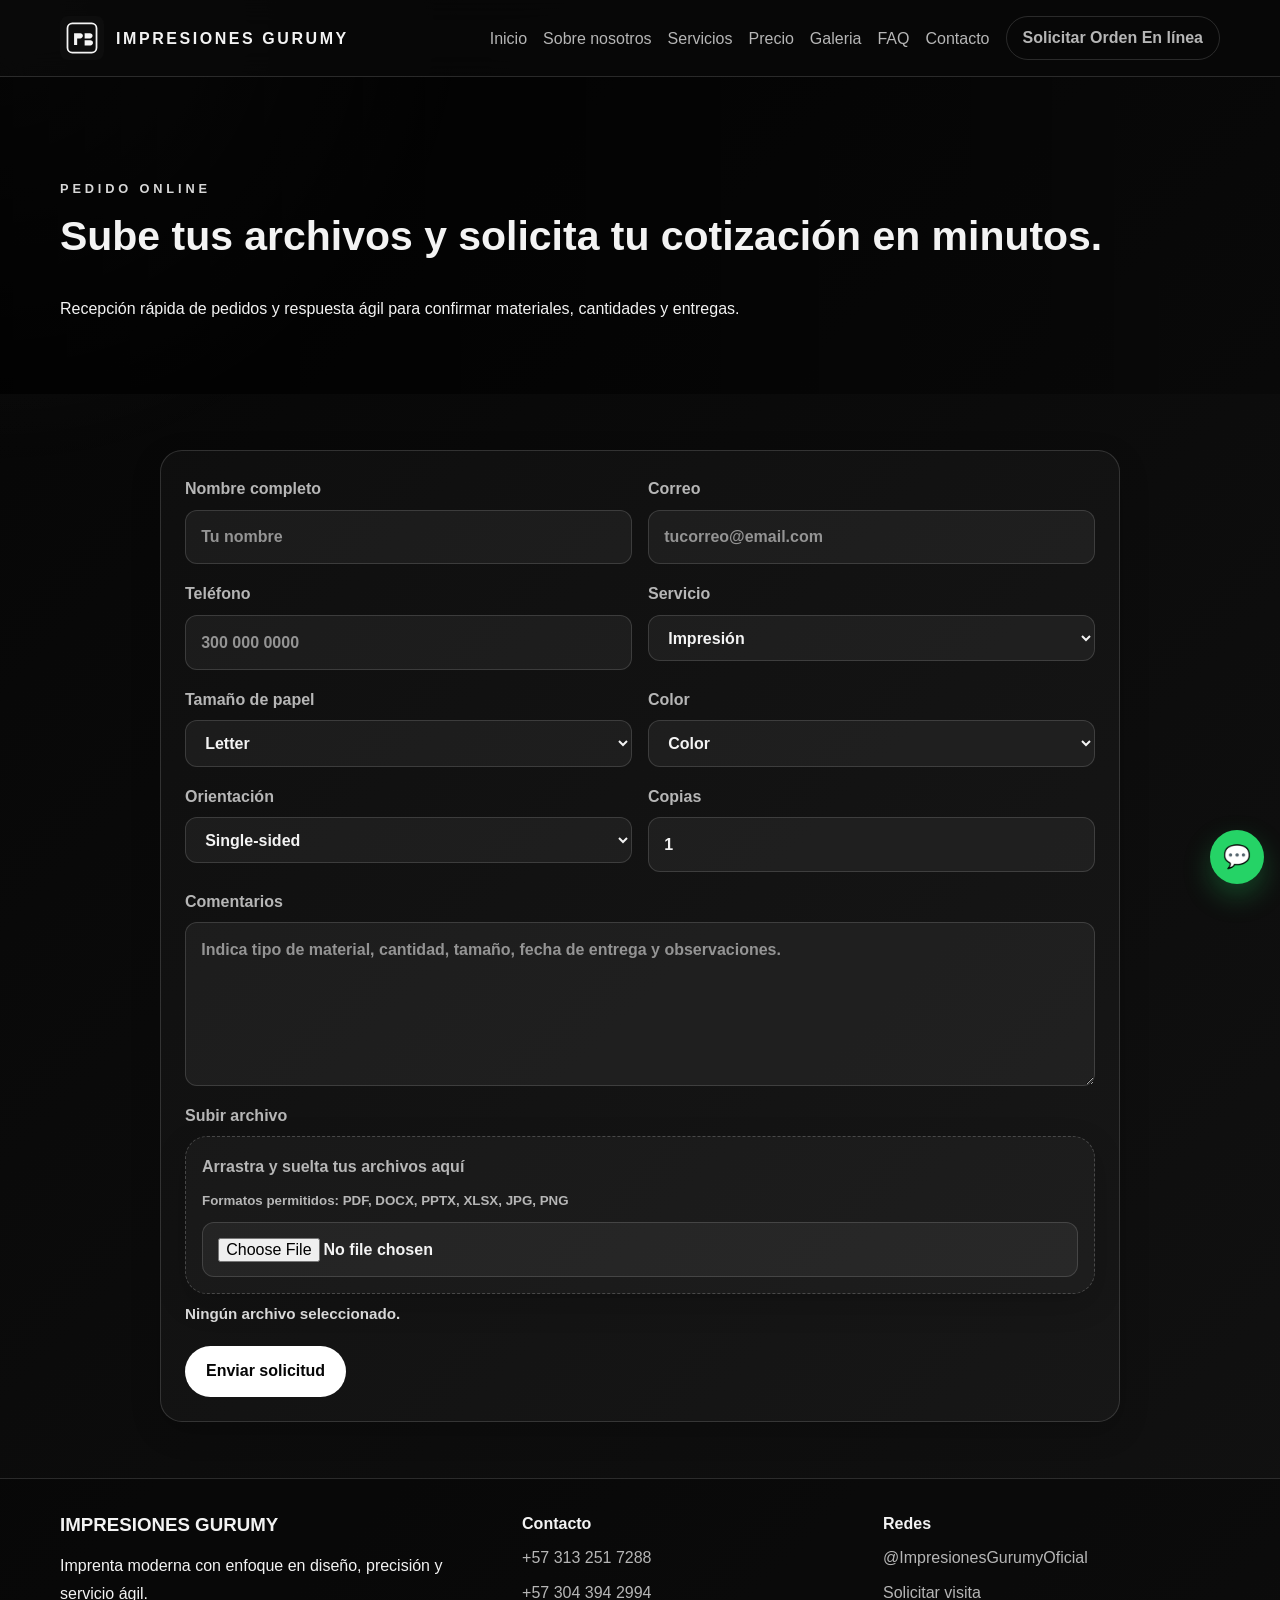
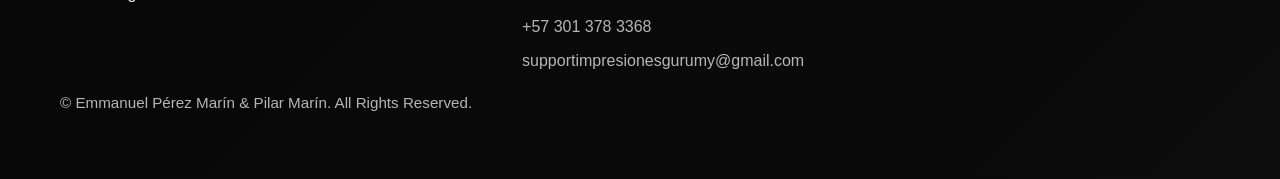
<file: online-order.html>
<!DOCTYPE html>
<html lang="es">
  <head>
    <meta charset="UTF-8" />
    <meta name="viewport" content="width=device-width, initial-scale=1.0" />
    <title>Online Order | IMPRESIONES GURUMY</title>
    <meta name="description" content="Envía tu pedido online, sube archivos y solicita una cotización rápida a IMPRESIONES GURUMY." />
    <meta property="og:title" content="Pedido online IMPRESIONES GURUMY" />
    <meta property="og:description" content="Sube tus archivos y recibe una cotización profesional en minutos." />
    <meta property="og:type" content="website" />
    <link rel="icon" type="image/svg+xml" href="assets/favicon.svg" />
    <link rel="stylesheet" href="styles.css" />
  </head>
  <body>
    <a class="skip-link" href="#main-content">Saltar al contenido</a>
    <div class="page-loader" aria-hidden="true"><div class="page-loader__ring"></div></div>

    <header class="site-header">
      <div class="container header-inner">
        <a class="brand" href="index.html">
          <img src="assets/logo.svg" alt="Logo de IMPRESIONES GURUMY" loading="eager" />
          <span>IMPRESIONES GURUMY</span>
        </a>
        <button class="menu-toggle" aria-label="Abrir menú" aria-expanded="false">☰</button>
        <nav class="site-nav" aria-label="Navegación principal">
          <a href="index.html">Inicio</a>
          <a href="about.html">Sobre nosotros</a>
          <a href="services.html">Servicios</a>
          <a href="pricing.html">Precio</a>
          <a href="gallery.html">Galeria</a>
          <a href="faq.html">FAQ</a>
          <a href="contact.html">Contacto</a>
          <a href="online-order.html" class="btn btn-outline">Solicitar Orden En línea</a>
        </nav>
      </div>
    </header>

    <main id="main-content">
      <section class="page-hero">
        <div class="container">
          <p class="eyebrow">PEDIDO ONLINE</p>
          <h1>Sube tus archivos y solicita tu cotización en minutos.</h1>
          <p>Recepción rápida de pedidos y respuesta ágil para confirmar materiales, cantidades y entregas.</p>
        </div>
      </section>

      <section class="section">
        <div class="container">
          <form class="card form-card reveal" id="order-form" novalidate>
            <div class="field-grid">
              <label>Nombre completo<input type="text" id="name" name="name" placeholder="Tu nombre" required /></label>
              <label>Correo<input type="email" id="email" name="email" placeholder="tucorreo@email.com" required /></label>
              <label>Teléfono<input type="tel" id="phone" name="phone" placeholder="300 000 0000" required /></label>
              <label>Servicio<select id="service" name="service"><option>Impresión</option><option>Fotocopias</option><option>Escaneo</option><option>Laminado</option><option>Encuadernado</option><option>Diseño gráfico</option><option>Edición de documentos</option></select></label>
              <label>Tamaño de papel<select id="paper-size" name="paper-size"><option>Letter</option><option>Legal</option><option>A4</option></select></label>
              <label>Color<select id="color" name="color"><option>Color</option><option>Black & White</option></select></label>
              <label>Orientación<select id="sides" name="sides"><option>Single-sided</option><option>Double-sided</option></select></label>
              <label>Copias<input type="number" id="copies" name="copies" min="1" value="1" required /></label>
              <label class="full">Comentarios<textarea id="comments" name="comments" rows="5" placeholder="Indica tipo de material, cantidad, tamaño, fecha de entrega y observaciones."></textarea></label>
              <label class="full">
                Subir archivo
                <div class="upload-area" id="upload-area">
                  <strong>Arrastra y suelta tus archivos aquí</strong>
                  <small>Formatos permitidos: PDF, DOCX, PPTX, XLSX, JPG, PNG</small>
                  <input type="file" id="file-input" name="file" accept=".pdf,.docx,.pptx,.xlsx,.jpg,.jpeg,.png" />
                </div>
                <div id="selected-file" class="form-status">Ningún archivo seleccionado.</div>
              </label>
            </div>
            <div class="form-status" id="form-status" role="status" aria-live="polite"></div>
            <button class="btn btn-primary" type="submit">Enviar solicitud</button>
          </form>
        </div>
      </section>
    </main>

    <footer class="site-footer">
      <div class="container footer-grid">
        <div>
          <h3>IMPRESIONES GURUMY</h3>
          <p>Imprenta moderna con enfoque en diseño, precisión y servicio ágil.</p>
        </div>
        <div>
          <h4>Contacto</h4>
          <ul>
            <li><a href="https://wa.me/573132517288">+57 313 251 7288</a></li>
            <li><a href="https://wa.me/573043942994">+57 304 394 2994</a></li>
            <li><a href="https://wa.me/573013783368">+57 301 378 3368</a></li>
            <li><a href="mailto:supportimpresionesgurumy@gmail.com">supportimpresionesgurumy@gmail.com</a></li>
          </ul>
        </div>
        <div>
          <h4>Redes</h4>
          <ul>
            <li><a href="https://www.instagram.com/ImpresionesGurumyOficial">@ImpresionesGurumyOficial</a></li>
            <li><a href="contact.html">Solicitar visita</a></li>
          </ul>
        </div>
      </div>
      <div class="container legal-note">
        <p>© Emmanuel Pérez Marín & Pilar Marín. All Rights Reserved.</p>
      </div>
    </footer>

    <a class="whatsapp-float" href="https://wa.me/573132517288" aria-label="Contactar por WhatsApp" target="_blank" rel="noopener">💬</a>
    <button class="back-to-top" type="button" aria-label="Volver arriba">↑</button>

    <script src="script.js"></script>
  </body>
</html>
</file>
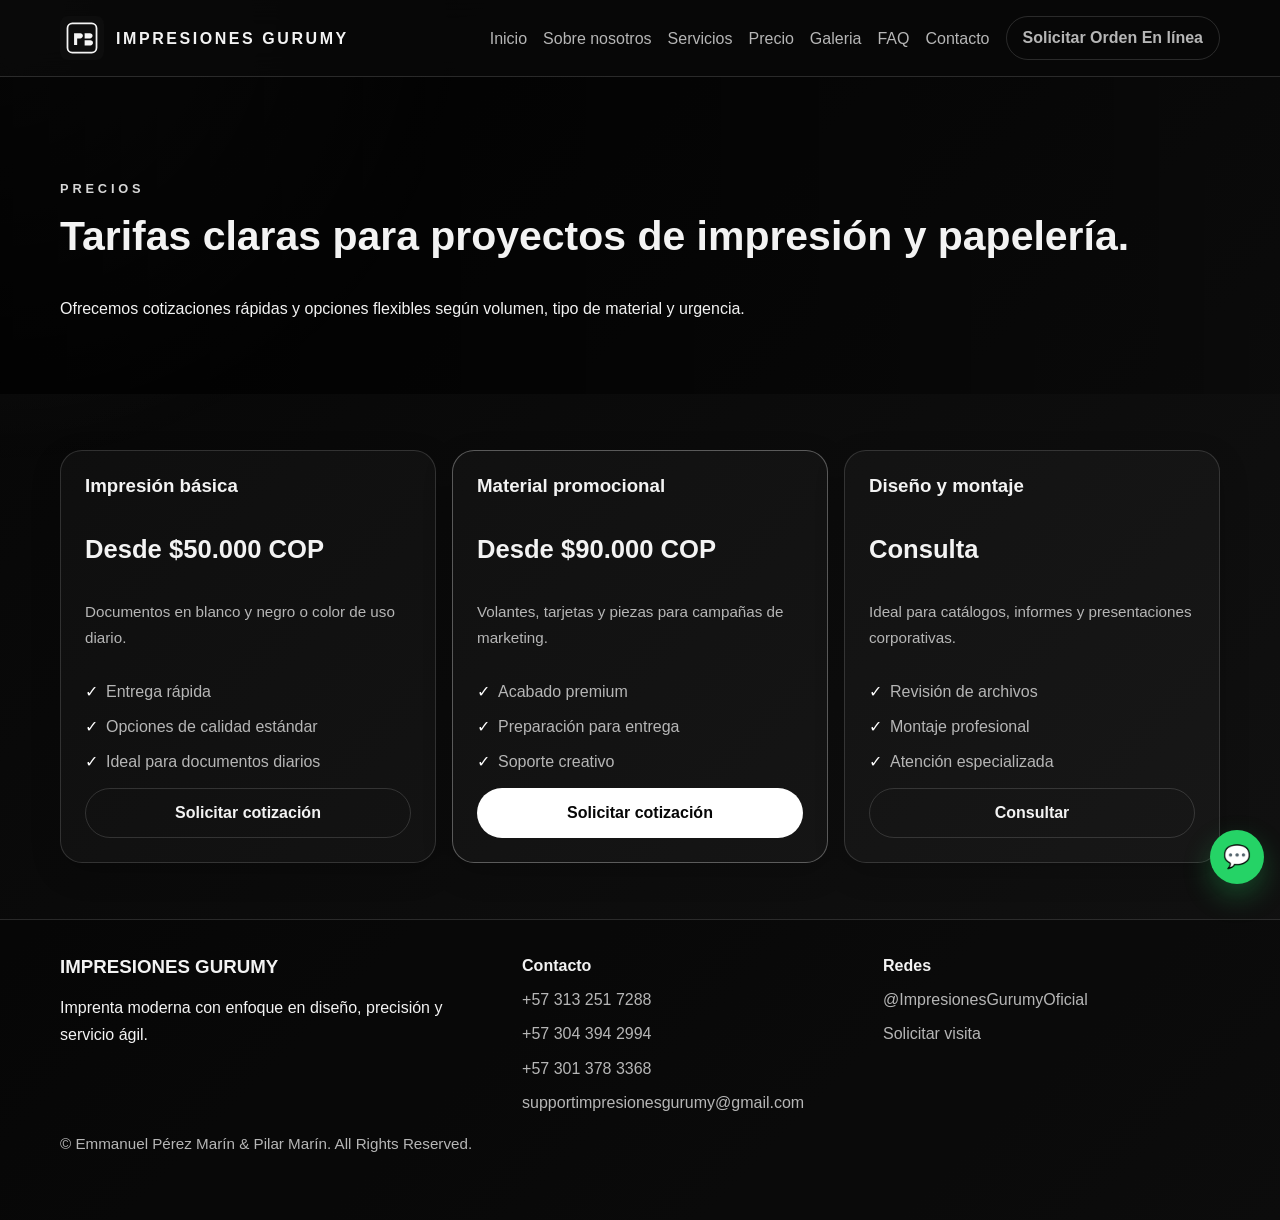
<file: pricing.html>
<!DOCTYPE html>
<html lang="es">
  <head>
    <meta charset="UTF-8" />
    <meta name="viewport" content="width=device-width, initial-scale=1.0" />
    <title>Pricing | IMPRESIONES GURUMY</title>
    <meta name="description" content="Consulta paquetes y tarifas orientativas para impresión, escaneo, laminado y más en IMPRESIONES GURUMY." />
    <meta property="og:title" content="Precios IMPRESIONES GURUMY" />
    <meta property="og:description" content="Tarifas claras para proyectos de impresión y papelería." />
    <meta property="og:type" content="website" />
    <link rel="icon" type="image/svg+xml" href="assets/favicon.svg" />
    <link rel="stylesheet" href="styles.css" />
  </head>
  <body>
    <a class="skip-link" href="#main-content">Saltar al contenido</a>
    <div class="page-loader" aria-hidden="true"><div class="page-loader__ring"></div></div>

    <header class="site-header">
      <div class="container header-inner">
        <a class="brand" href="index.html">
          <img src="assets/logo.svg" alt="Logo de IMPRESIONES GURUMY" loading="eager" />
          <span>IMPRESIONES GURUMY</span>
        </a>
        <button class="menu-toggle" aria-label="Abrir menú" aria-expanded="false">☰</button>
        <nav class="site-nav" aria-label="Navegación principal">
          <a href="index.html">Inicio</a>
          <a href="about.html">Sobre nosotros</a>
          <a href="services.html">Servicios</a>
          <a href="pricing.html">Precio</a>
          <a href="gallery.html">Galeria</a>
          <a href="faq.html">FAQ</a>
          <a href="contact.html">Contacto</a>
          <a href="online-order.html" class="btn btn-outline">Solicitar Orden En línea</a>
        </nav>
      </div>
    </header>

    <main id="main-content">
      <section class="page-hero">
        <div class="container">
          <p class="eyebrow">PRECIOS</p>
          <h1>Tarifas claras para proyectos de impresión y papelería.</h1>
          <p>Ofrecemos cotizaciones rápidas y opciones flexibles según volumen, tipo de material y urgencia.</p>
        </div>
      </section>

      <section class="section">
        <div class="container pricing-grid">
          <article class="pricing-card reveal">
            <h3>Impresión básica</h3>
            <p class="price">Desde $50.000 COP</p>
            <p class="price-note">Documentos en blanco y negro o color de uso diario.</p>
            <ul class="comparison-list">
              <li>Entrega rápida</li>
              <li>Opciones de calidad estándar</li>
              <li>Ideal para documentos diarios</li>
            </ul>
            <a class="btn btn-secondary" href="online-order.html">Solicitar cotización</a>
          </article>
          <article class="pricing-card featured reveal">
            <h3>Material promocional</h3>
            <p class="price">Desde $90.000 COP</p>
            <p class="price-note">Volantes, tarjetas y piezas para campañas de marketing.</p>
            <ul class="comparison-list">
              <li>Acabado premium</li>
              <li>Preparación para entrega</li>
              <li>Soporte creativo</li>
            </ul>
            <a class="btn btn-primary" href="online-order.html">Solicitar cotización</a>
          </article>
          <article class="pricing-card reveal">
            <h3>Diseño y montaje</h3>
            <p class="price">Consulta</p>
            <p class="price-note">Ideal para catálogos, informes y presentaciones corporativas.</p>
            <ul class="comparison-list">
              <li>Revisión de archivos</li>
              <li>Montaje profesional</li>
              <li>Atención especializada</li>
            </ul>
            <a class="btn btn-secondary" href="contact.html">Consultar</a>
          </article>
        </div>
      </section>
    </main>

    <footer class="site-footer">
      <div class="container footer-grid">
        <div>
          <h3>IMPRESIONES GURUMY</h3>
          <p>Imprenta moderna con enfoque en diseño, precisión y servicio ágil.</p>
        </div>
        <div>
          <h4>Contacto</h4>
          <ul>
            <li><a href="https://wa.me/573132517288">+57 313 251 7288</a></li>
            <li><a href="https://wa.me/573043942994">+57 304 394 2994</a></li>
            <li><a href="https://wa.me/573013783368">+57 301 378 3368</a></li>
            <li><a href="mailto:supportimpresionesgurumy@gmail.com">supportimpresionesgurumy@gmail.com</a></li>
          </ul>
        </div>
        <div>
          <h4>Redes</h4>
          <ul>
            <li><a href="https://www.instagram.com/ImpresionesGurumyOficial">@ImpresionesGurumyOficial</a></li>
            <li><a href="contact.html">Solicitar visita</a></li>
          </ul>
        </div>
      </div>
      <div class="container legal-note">
        <p>© Emmanuel Pérez Marín & Pilar Marín. All Rights Reserved.</p>
      </div>
    </footer>

    <a class="whatsapp-float" href="https://wa.me/573132517288" aria-label="Contactar por WhatsApp" target="_blank" rel="noopener">💬</a>
    <button class="back-to-top" type="button" aria-label="Volver arriba">↑</button>

    <script src="script.js"></script>
  </body>
</html>
</file>
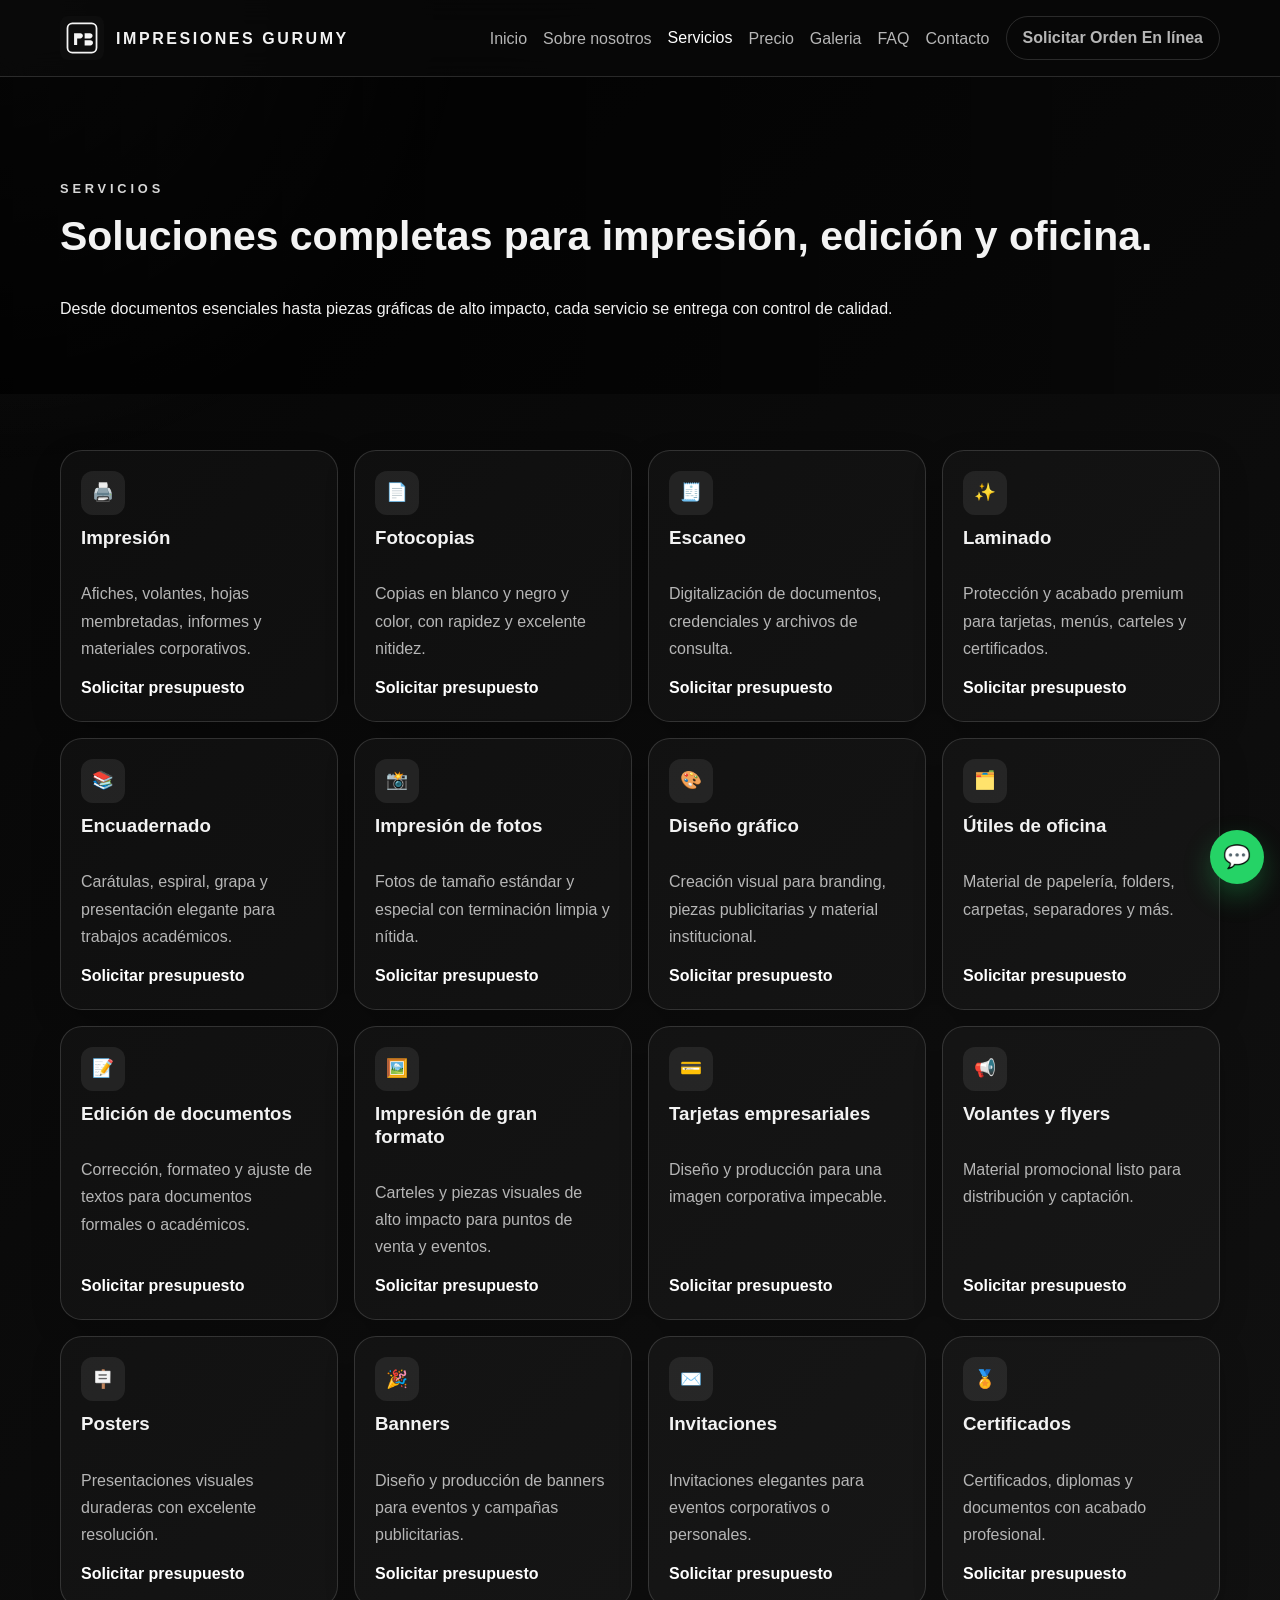
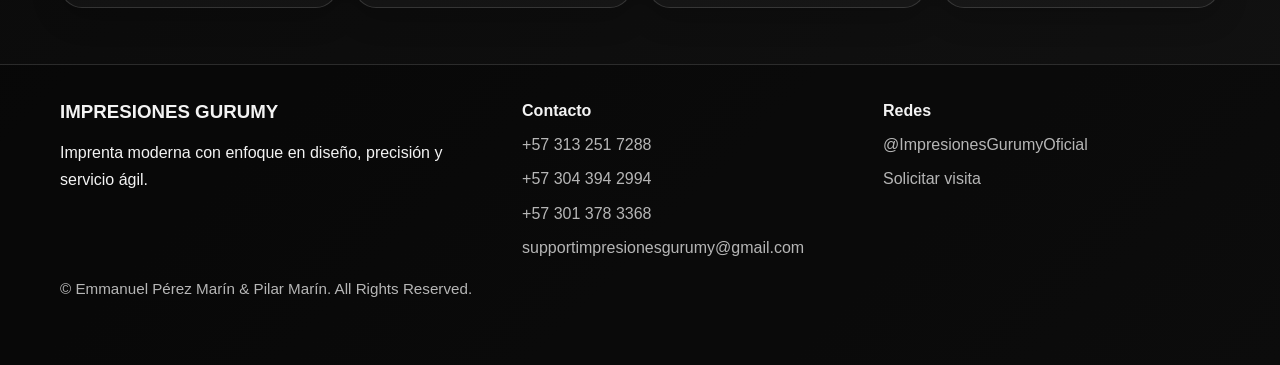
<file: services.html>
<!DOCTYPE html>
<html lang="es">
  <head>
    <meta charset="UTF-8" />
    <meta name="viewport" content="width=device-width, initial-scale=1.0" />
    <title>Services | IMPRESIONES GURUMY</title>
    <meta name="description" content="Consulta los servicios de IMPRESIONES GURUMY: impresión, fotocopias, escaneo, laminado, encuadernado y más." />
    <meta property="og:title" content="Servicios IMPRESIONES GURUMY" />
    <meta property="og:description" content="Soluciones completas para impresión, edición y oficina con acabados profesionales." />
    <meta property="og:type" content="website" />
    <link rel="icon" type="image/svg+xml" href="assets/favicon.svg" />
    <link rel="stylesheet" href="styles.css" />
  </head>
  <body>
    <a class="skip-link" href="#main-content">Saltar al contenido</a>
    <div class="page-loader" aria-hidden="true"><div class="page-loader__ring"></div></div>

    <header class="site-header">
      <div class="container header-inner">
        <a class="brand" href="index.html">
          <img src="assets/logo.svg" alt="Logo de IMPRESIONES GURUMY" loading="eager" />
          <span>IMPRESIONES GURUMY</span>
        </a>
        <button class="menu-toggle" aria-label="Abrir menú" aria-expanded="false">☰</button>
        <nav class="site-nav" aria-label="Navegación principal">
          <a href="index.html">Inicio</a>
          <a href="about.html">Sobre nosotros</a>
          <a href="services.html" class="active">Servicios</a>
          <a href="pricing.html">Precio</a>
          <a href="gallery.html">Galeria</a>
          <a href="faq.html">FAQ</a>
          <a href="contact.html">Contacto</a>
          <a href="online-order.html" class="btn btn-outline">Solicitar Orden En línea</a>
        </nav>
      </div>
    </header>

    <main id="main-content">
      <section class="page-hero">
        <div class="container">
          <p class="eyebrow">SERVICIOS</p>
          <h1>Soluciones completas para impresión, edición y oficina.</h1>
          <p>Desde documentos esenciales hasta piezas gráficas de alto impacto, cada servicio se entrega con control de calidad.</p>
        </div>
      </section>

      <section class="section">
        <div class="container service-grid">
          <article class="service-card reveal">
            <div class="service-icon">🖨️</div>
            <h3>Impresión</h3>
            <p>Afiches, volantes, hojas membretadas, informes y materiales corporativos.</p>
            <a class="service-link" href="online-order.html">Solicitar presupuesto</a>
          </article>
          <article class="service-card reveal">
            <div class="service-icon">📄</div>
            <h3>Fotocopias</h3>
            <p>Copias en blanco y negro y color, con rapidez y excelente nitidez.</p>
            <a class="service-link" href="online-order.html">Solicitar presupuesto</a>
          </article>
          <article class="service-card reveal">
            <div class="service-icon">🧾</div>
            <h3>Escaneo</h3>
            <p>Digitalización de documentos, credenciales y archivos de consulta.</p>
            <a class="service-link" href="online-order.html">Solicitar presupuesto</a>
          </article>
          <article class="service-card reveal">
            <div class="service-icon">✨</div>
            <h3>Laminado</h3>
            <p>Protección y acabado premium para tarjetas, menús, carteles y certificados.</p>
            <a class="service-link" href="online-order.html">Solicitar presupuesto</a>
          </article>
          <article class="service-card reveal">
            <div class="service-icon">📚</div>
            <h3>Encuadernado</h3>
            <p>Carátulas, espiral, grapa y presentación elegante para trabajos académicos.</p>
            <a class="service-link" href="online-order.html">Solicitar presupuesto</a>
          </article>
          <article class="service-card reveal">
            <div class="service-icon">📸</div>
            <h3>Impresión de fotos</h3>
            <p>Fotos de tamaño estándar y especial con terminación limpia y nítida.</p>
            <a class="service-link" href="online-order.html">Solicitar presupuesto</a>
          </article>
          <article class="service-card reveal">
            <div class="service-icon">🎨</div>
            <h3>Diseño gráfico</h3>
            <p>Creación visual para branding, piezas publicitarias y material institucional.</p>
            <a class="service-link" href="online-order.html">Solicitar presupuesto</a>
          </article>
          <article class="service-card reveal">
            <div class="service-icon">🗂️</div>
            <h3>Útiles de oficina</h3>
            <p>Material de papelería, folders, carpetas, separadores y más.</p>
            <a class="service-link" href="online-order.html">Solicitar presupuesto</a>
          </article>
          <article class="service-card reveal">
            <div class="service-icon">📝</div>
            <h3>Edición de documentos</h3>
            <p>Corrección, formateo y ajuste de textos para documentos formales o académicos.</p>
            <a class="service-link" href="online-order.html">Solicitar presupuesto</a>
          </article>
          <article class="service-card reveal">
            <div class="service-icon">🖼️</div>
            <h3>Impresión de gran formato</h3>
            <p>Carteles y piezas visuales de alto impacto para puntos de venta y eventos.</p>
            <a class="service-link" href="online-order.html">Solicitar presupuesto</a>
          </article>
          <article class="service-card reveal">
            <div class="service-icon">💳</div>
            <h3>Tarjetas empresariales</h3>
            <p>Diseño y producción para una imagen corporativa impecable.</p>
            <a class="service-link" href="online-order.html">Solicitar presupuesto</a>
          </article>
          <article class="service-card reveal">
            <div class="service-icon">📢</div>
            <h3>Volantes y flyers</h3>
            <p>Material promocional listo para distribución y captación.</p>
            <a class="service-link" href="online-order.html">Solicitar presupuesto</a>
          </article>
          <article class="service-card reveal">
            <div class="service-icon">🪧</div>
            <h3>Posters</h3>
            <p>Presentaciones visuales duraderas con excelente resolución.</p>
            <a class="service-link" href="online-order.html">Solicitar presupuesto</a>
          </article>
          <article class="service-card reveal">
            <div class="service-icon">🎉</div>
            <h3>Banners</h3>
            <p>Diseño y producción de banners para eventos y campañas publicitarias.</p>
            <a class="service-link" href="online-order.html">Solicitar presupuesto</a>
          </article>
          <article class="service-card reveal">
            <div class="service-icon">✉️</div>
            <h3>Invitaciones</h3>
            <p>Invitaciones elegantes para eventos corporativos o personales.</p>
            <a class="service-link" href="online-order.html">Solicitar presupuesto</a>
          </article>
          <article class="service-card reveal">
            <div class="service-icon">🏅</div>
            <h3>Certificados</h3>
            <p>Certificados, diplomas y documentos con acabado profesional.</p>
            <a class="service-link" href="online-order.html">Solicitar presupuesto</a>
          </article>
        </div>
      </section>
    </main>

    <footer class="site-footer">
      <div class="container footer-grid">
        <div>
          <h3>IMPRESIONES GURUMY</h3>
          <p>Imprenta moderna con enfoque en diseño, precisión y servicio ágil.</p>
        </div>
        <div>
          <h4>Contacto</h4>
          <ul>
            <li><a href="https://wa.me/573132517288">+57 313 251 7288</a></li>
            <li><a href="https://wa.me/573043942994">+57 304 394 2994</a></li>
            <li><a href="https://wa.me/573013783368">+57 301 378 3368</a></li>
            <li><a href="mailto:supportimpresionesgurumy@gmail.com">supportimpresionesgurumy@gmail.com</a></li>
          </ul>
        </div>
        <div>
          <h4>Redes</h4>
          <ul>
            <li><a href="https://www.instagram.com/ImpresionesGurumyOficial">@ImpresionesGurumyOficial</a></li>
            <li><a href="contact.html">Solicitar visita</a></li>
          </ul>
        </div>
      </div>
      <div class="container legal-note">
        <p>© Emmanuel Pérez Marín & Pilar Marín. All Rights Reserved.</p>
      </div>
    </footer>

    <a class="whatsapp-float" href="https://wa.me/573132517288" aria-label="Contactar por WhatsApp" target="_blank" rel="noopener">💬</a>
    <button class="back-to-top" type="button" aria-label="Volver arriba">↑</button>

    <script src="script.js"></script>
  </body>
</html>
</file>
<file: styles.css>
:root {
  --bg: #060606;
  --surface: #111111;
  --surface-2: #1a1a1a;
  --text: #f3f3f3;
  --muted: #b6b6b6;
  --accent: #ffffff;
  --accent-2: #d8d8d8;
  --border: rgba(255,255,255,0.14);
  --shadow: 0 16px 40px rgba(0,0,0,0.28);
  --shadow-soft: 0 10px 30px rgba(0,0,0,0.2);
  --radius: 22px;
}

* { box-sizing: border-box; }
*, *::before, *::after { box-sizing: border-box; }
html { scroll-behavior: smooth; }
body {
  margin: 0;
  font-family: Inter, "Segoe UI", Roboto, Arial, sans-serif;
  color: var(--text);
  background: linear-gradient(135deg, #050505 0%, #121212 100%);
  line-height: 1.7;
  overflow-x: hidden;
}
p, h1, h2, h3, h4, li, span, a, button, label, input, select, textarea {
  overflow-wrap: anywhere;
  word-break: break-word;
}
img, svg, video { max-width: 100%; height: auto; display: block; }
a, button, input, select, textarea { max-width: 100%; }
body::before {
  content: "";
  position: fixed;
  inset: 0;
  background: radial-gradient(circle at top left, rgba(255,255,255,0.08), transparent 30%);
  pointer-events: none;
  z-index: -1;
}
::selection { background: rgba(255,255,255,0.25); color: white; }
::-webkit-scrollbar { width: 10px; }
::-webkit-scrollbar-track { background: #0a0a0a; }
::-webkit-scrollbar-thumb { background: rgba(255,255,255,0.2); border-radius: 999px; }
a { color: inherit; text-decoration: none; }
button, input, select, textarea { font: inherit; }
.container {
  width: min(1160px, calc(100% - 2rem));
  margin: 0 auto;
  max-width: 100%;
}
.site-header, .site-footer { overflow-x: hidden; }
.skip-link {
  position: absolute;
  left: -999px;
  top: 0;
  background: white;
  color: black;
  padding: 0.7rem 1rem;
  z-index: 1000;
}
.skip-link:focus { left: 1rem; top: 1rem; }
.page-loader {
  position: fixed;
  inset: 0;
  display: grid;
  place-items: center;
  background: #040404;
  z-index: 9999;
  transition: opacity 0.4s ease, visibility 0.4s ease;
}
.page-loader.is-hidden { opacity: 0; visibility: hidden; }
.page-loader__ring {
  width: 56px;
  height: 56px;
  border: 3px solid rgba(255,255,255,0.12);
  border-top-color: white;
  border-radius: 50%;
  animation: spin 0.8s linear infinite;
}
@keyframes spin { to { transform: rotate(360deg); } }
.site-header {
  position: sticky; top: 0; z-index: 100; backdrop-filter: blur(14px);
  background: rgba(8,8,8,0.86); border-bottom: 1px solid var(--border);
  width: 100%;
}
.header-inner { display: flex; align-items: center; justify-content: space-between; padding: 1rem 0; gap: 1rem; min-width: 0; position: relative; }
.brand { display: flex; align-items: center; gap: 0.75rem; font-weight: 700; letter-spacing: 0.16em; text-transform: uppercase; max-width: 100%; }
.brand img { width: 44px; height: 44px; flex-shrink: 0; }
.brand span { display: inline-block; }
.site-nav { display: flex; align-items: center; gap: 1rem; flex-wrap: wrap; max-width: 100%; min-width: 0; position: relative; }
.site-nav a { color: var(--muted); transition: color .2s ease, transform .2s ease; display: inline-flex; align-items: center; }
.site-nav .btn-outline { white-space: nowrap; }
.site-nav a:hover, .site-nav a.active { color: var(--accent); transform: translateY(-1px); }
.site-nav .btn-outline { padding: .7rem 1rem; border-color: var(--border); }
.menu-toggle { display: none; background: none; border: 1px solid var(--border); color: var(--text); padding: .55rem .75rem; border-radius: 10px; }
.hero, .page-hero {
  padding: 5.5rem 0 3.5rem; position: relative;
}
.hero::after, .page-hero::after {
  content: "";
  position: absolute;
  inset: 0;
  background: linear-gradient(90deg, rgba(0,0,0,0.76), rgba(0,0,0,0.2));
  z-index: 0;
}
.hero .container, .page-hero .container { position: relative; z-index: 1; }
.hero-grid, .two-col { display: grid; grid-template-columns: 1.15fr .85fr; gap: 2rem; align-items: center; }
.hero-grid > div,
.two-col > div,
.about-grid > div,
.field-grid > label,
.field-grid > .full {
  min-width: 0;
}
.eyebrow {
  text-transform: uppercase; letter-spacing: .3em; color: var(--accent-2); font-size: .8rem; margin-bottom: .75rem; font-weight: 700;
}
h1, h2, h3, h4 { line-height: 1.2; margin-top: 0; }
h1 { font-size: clamp(2rem, 3.2vw, 3.4rem); }
h2 { font-size: clamp(1.45rem, 2.2vw, 2rem); }
.hero-copy { font-size: 1.05rem; color: var(--muted); max-width: 680px; }
.hero-actions { display: flex; gap: 1rem; flex-wrap: wrap; margin: 1.5rem 0; align-items: center; }
.btn {
  display: inline-flex; align-items: center; justify-content: center; padding: .9rem 1.25rem; border-radius: 999px; border: 1px solid var(--border); font-weight: 600; transition: transform .2s ease, background .2s ease, box-shadow .2s ease; max-width: 100%; white-space: normal; text-align: center; line-height: 1.25;
}
.btn:hover { transform: translateY(-2px); box-shadow: 0 8px 24px rgba(0,0,0,.22); }
.btn-primary { background: var(--accent); color: var(--bg); border-color: transparent; }
.btn-secondary, .btn-outline { background: transparent; color: var(--text); }
.hero-highlights { display: flex; gap: 1rem; flex-wrap: wrap; padding: 0; margin: 0; list-style: none; color: var(--muted); }
.hero-highlights li::before { content: "•"; margin-right: .4rem; color: var(--accent); }
.hero-card, .card, .gallery-item, .stats-card, .pricing-card, .service-card, .contact-card, .map-placeholder, .testimonial-card, .faq-item, .about-card, .upload-area, .info-badge {
  background: rgba(255,255,255,0.03); border: 1px solid var(--border); box-shadow: var(--shadow-soft); border-radius: var(--radius);
}
.hero-card { padding: 1rem; overflow: hidden; max-width: 100%; }
.hero-card img { border-radius: 18px; width: 100%; height: auto; object-fit: cover; }
.card, .stats-card, .pricing-card, .service-card, .contact-card, .about-card, .testimonial-card, .faq-item, .gallery-item { height: 100%; }
.section { padding: 3.5rem 0; }
.alt-bg { background: rgba(255,255,255,0.02); }
.section-heading { max-width: 760px; margin-bottom: 1.5rem; }
.card-grid { display: grid; gap: 1.25rem; }
.three-up { grid-template-columns: repeat(3, minmax(0, 1fr)); }
.card { padding: 1.35rem; }
.testimonial p { color: var(--muted); }
.stats-grid { display: grid; grid-template-columns: repeat(4, minmax(0, 1fr)); gap: 1rem; margin-top: 1.5rem; }
.stats-card { padding: 1.2rem; text-align: center; }
.stats-card strong { display: block; font-size: 1.7rem; margin-bottom: .25rem; }
.stats-card span { color: var(--muted); font-size: .95rem; }
.service-grid { display: grid; grid-template-columns: repeat(4, minmax(0, 1fr)); gap: 1rem; }
.service-card { padding: 1.25rem; display: flex; flex-direction: column; gap: .75rem; transition: transform .2s ease, border-color .2s ease; min-width: 0; }
.service-card:hover { transform: translateY(-4px); border-color: rgba(255,255,255,0.3); }
.service-card .service-icon { width: 44px; height: 44px; border-radius: 12px; display: grid; place-items: center; background: rgba(255,255,255,0.08); color: white; font-size: 1.1rem; flex-shrink: 0; }
.service-card p { color: var(--muted); margin: 0; }
.service-card .service-link { margin-top: auto; color: white; font-weight: 700; }
.pricing-grid { display: grid; grid-template-columns: repeat(3, minmax(0, 1fr)); gap: 1rem; }
.pricing-card { padding: 1.5rem; display: flex; flex-direction: column; gap: .75rem; min-width: 0; }
.pricing-card.featured { border-color: rgba(255,255,255,0.3); transform: translateY(-2px); }
.price { font-size: 1.6rem; font-weight: 700; margin: 0; }
.price-note { color: var(--muted); font-size: .95rem; }
.comparison-list { padding: 0; margin: 0; list-style: none; color: var(--muted); display: grid; gap: .5rem; }
.comparison-list li::before { content: "✓"; color: white; margin-right: .5rem; }
.site-footer { padding: 2.2rem 0 3rem; border-top: 1px solid var(--border); background: rgba(0,0,0,0.32); }
.footer-grid { display: grid; grid-template-columns: 1.3fr 1fr 1fr; gap: 1.5rem; align-items: start; }
.site-footer h3, .site-footer h4 { margin-bottom: .7rem; }
.site-footer ul { list-style: none; padding: 0; margin: 0; color: var(--muted); }
.site-footer li + li { margin-top: .45rem; }
.site-footer a { transition: color .2s ease; }
.site-footer a:hover { color: white; }
.text-link { color: white; font-weight: 700; }
.check-list { padding-left: 1.1rem; color: var(--muted); }
.check-list li + li { margin-top: .5rem; }
.gallery-grid {
  column-count: 2;
  column-gap: 1rem;
}
.gallery-item { break-inside: avoid; margin-bottom: 1rem; overflow: hidden; cursor: pointer; width: 100%; max-width: 100%; }
.gallery-item img { width: 100%; height: auto; object-fit: cover; transition: transform .3s ease, filter .3s ease; display: block; }
.gallery-item:hover img { transform: scale(1.04); filter: brightness(1.08); }
.faq-list { display: grid; gap: 1rem; }
.faq-item { overflow: hidden; }
.faq-item button {
  width: 100%; display: flex; justify-content: space-between; align-items: center; gap: 1rem; border: 0; background: transparent; color: white; font-weight: 700; padding: 1rem 1.25rem; text-align: left; cursor: pointer; line-height: 1.4;
}
.faq-item button span { flex-shrink: 0; }
.faq-item .faq-panel {
  max-height: 0; overflow: hidden; transition: max-height .25s ease; padding: 0 1.25rem;
}
.faq-item.is-open .faq-panel { max-height: 160px; padding-bottom: 1rem; }
.faq-item p { color: var(--muted); margin: 0; }
.form-card { max-width: 960px; margin: 0 auto; padding: 1.5rem; }
.field-grid { display: grid; grid-template-columns: repeat(2, minmax(0,1fr)); gap: 1rem; }
label { display: flex; flex-direction: column; gap: .45rem; color: var(--muted); font-weight: 600; min-width: 0; }
input, select, textarea { border: 1px solid var(--border); border-radius: 12px; padding: .8rem .95rem; font: inherit; background: rgba(255,255,255,0.05); color: var(--text); width: 100%; max-width: 100%; }
input::placeholder, textarea::placeholder { color: #949494; }
input:focus, select:focus, textarea:focus { outline: 2px solid rgba(255,255,255,0.2); outline-offset: 2px; }
.full { grid-column: 1 / -1; }
.upload-area {
  border: 1px dashed rgba(255,255,255,0.2); padding: 1rem; display: grid; gap: .6rem; justify-items: start; cursor: pointer; background: rgba(255,255,255,0.03);
}
.upload-area.dragover { border-color: white; background: rgba(255,255,255,0.08); }
.upload-area small { color: var(--muted); }
.form-status { min-height: 1.2rem; color: var(--accent-2); font-size: .95rem; }
.map-placeholder { min-height: 220px; display: grid; place-items: center; color: var(--muted); }
.about-grid { display: grid; grid-template-columns: 1.2fr .8fr; gap: 1rem; }
.about-card { padding: 1.4rem; }
.about-card ul { margin: .4rem 0 0; padding-left: 1rem; color: var(--muted); }
.about-card li + li { margin-top: .35rem; }
.testimonial-slider { position: relative; }
.testimonial-track { display: grid; gap: 1rem; }
.testimonial-card { padding: 1.4rem; }
.testimonial-card p { color: var(--muted); margin-bottom: .9rem; }
.slider-controls { display: flex; justify-content: center; gap: .6rem; margin-top: 1rem; }
.slider-controls button { width: 42px; height: 42px; border-radius: 50%; border: 1px solid var(--border); background: rgba(255,255,255,0.05); color: white; cursor: pointer; }
.lightbox { position: fixed; inset: 0; background: rgba(0,0,0,0.84); display: none; place-items: center; z-index: 200; padding: 1rem; }
.lightbox.is-open { display: grid; }
.lightbox__content { max-width: 760px; width: 100%; background: rgba(255,255,255,0.04); border: 1px solid var(--border); border-radius: 24px; padding: 1rem; }
.lightbox__content img { width: 100%; max-height: 70vh; object-fit: contain; border-radius: 16px; }
.lightbox__close { margin-top: 1rem; border: 0; background: white; color: black; padding: .75rem 1rem; border-radius: 999px; cursor: pointer; }
.reveal { opacity: 0; transform: translateY(18px); transition: opacity .5s ease, transform .5s ease; }
.reveal.visible { opacity: 1; transform: translateY(0); }
.whatsapp-float, .back-to-top {
  position: fixed; right: 1rem; display: grid; place-items: center; width: 54px; height: 54px; border-radius: 50%; background: #25d366; color: white; box-shadow: 0 12px 28px rgba(37,211,102,0.28); z-index: 80; transition: transform .2s ease, opacity .2s ease;
}
.whatsapp-float { bottom: 1rem; font-size: 1.4rem; }
.back-to-top { bottom: 5.3rem; background: white; color: black; opacity: 0; pointer-events: none; }
.back-to-top.visible { opacity: 1; pointer-events: auto; }
.whatsapp-float:hover, .back-to-top:hover { transform: translateY(-2px); }
.legal-note { color: var(--muted); font-size: .95rem; }
.hero-badge {
  display: inline-flex; align-items: center; gap: .45rem; padding: .6rem .9rem; background: rgba(255,255,255,0.08); border: 1px solid var(--border); border-radius: 999px; color: var(--accent-2); font-size: .9rem; margin-bottom: 1rem;
}
.hero-badge strong { color: white; }

@media (max-width: 1024px) {
  .service-grid { grid-template-columns: repeat(3, minmax(0,1fr)); }
  .pricing-grid { grid-template-columns: 1fr; }
  .hero-grid, .two-col, .about-grid { gap: 1.5rem; }
}

@media (max-width: 900px) {
  .hero-grid, .two-col, .about-grid, .footer-grid, .field-grid { grid-template-columns: 1fr; }
  .stats-grid { grid-template-columns: repeat(2, minmax(0,1fr)); }
  .gallery-grid { column-count: 1; }
  .header-inner { padding: .95rem 0; }
  .hero-card { margin-top: 1rem; }
}

@media (max-width: 760px) {
  .container { width: min(100%, calc(100% - 1.25rem)); }
  .menu-toggle { display: inline-flex; align-items: center; justify-content: center; min-width: 2.75rem; }
  .site-nav {
    display: none; position: absolute; top: calc(100% + .5rem); right: 0; left: 0; width: 100%; background: rgba(8,8,8,0.95); border: 1px solid var(--border); border-radius: 16px; padding: 1rem; flex-direction: column; align-items: flex-start;
  }
  .site-nav.open { display: flex; }
  .site-nav a, .site-nav .btn-outline { width: 100%; justify-content: flex-start; }
  .hero, .page-hero { padding: 3.2rem 0 2.4rem; }
  .service-grid, .stats-grid { grid-template-columns: 1fr; }
  .hero-actions { flex-direction: column; align-items: stretch; gap: .8rem; }
  .hero-actions .btn { width: 100%; }
  .hero-highlights { flex-direction: column; gap: .4rem; }
  .pricing-card, .service-card, .card, .contact-card, .about-card, .testimonial-card, .stats-card { padding: 1rem; }
  .faq-item button { padding: .95rem 1rem; }
  .faq-item .faq-panel { padding: 0 1rem; }
  .faq-item.is-open .faq-panel { padding-bottom: .95rem; }
  .form-card { padding: 1rem; }
  .upload-area { padding: .9rem; }
  .field-grid { gap: .85rem; }
  .whatsapp-float { right: .8rem; bottom: .8rem; }
  .back-to-top { right: .8rem; bottom: 5.5rem; }
}

@media (max-width: 480px) {
  .brand span { font-size: .92rem; }
  .hero-badge { font-size: .82rem; }
  .btn { padding: .8rem 1rem; }
}
</file>
